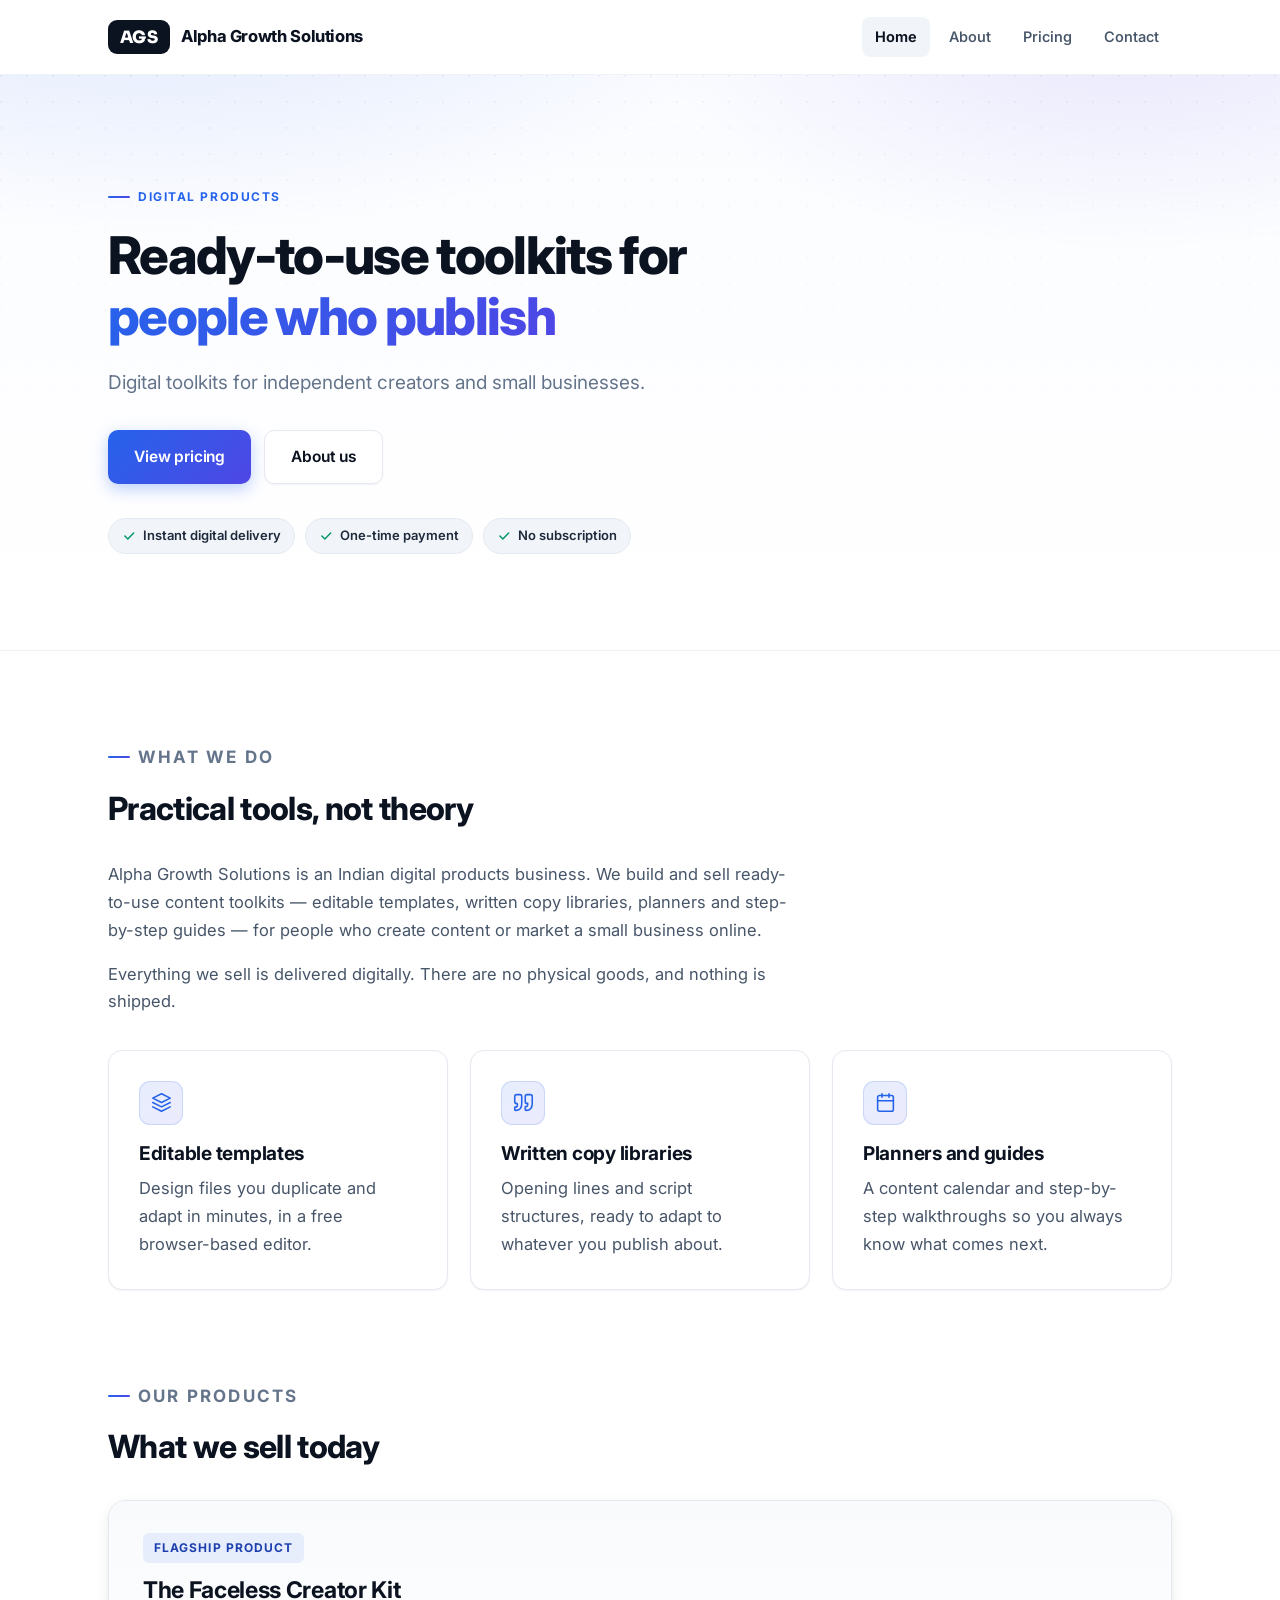
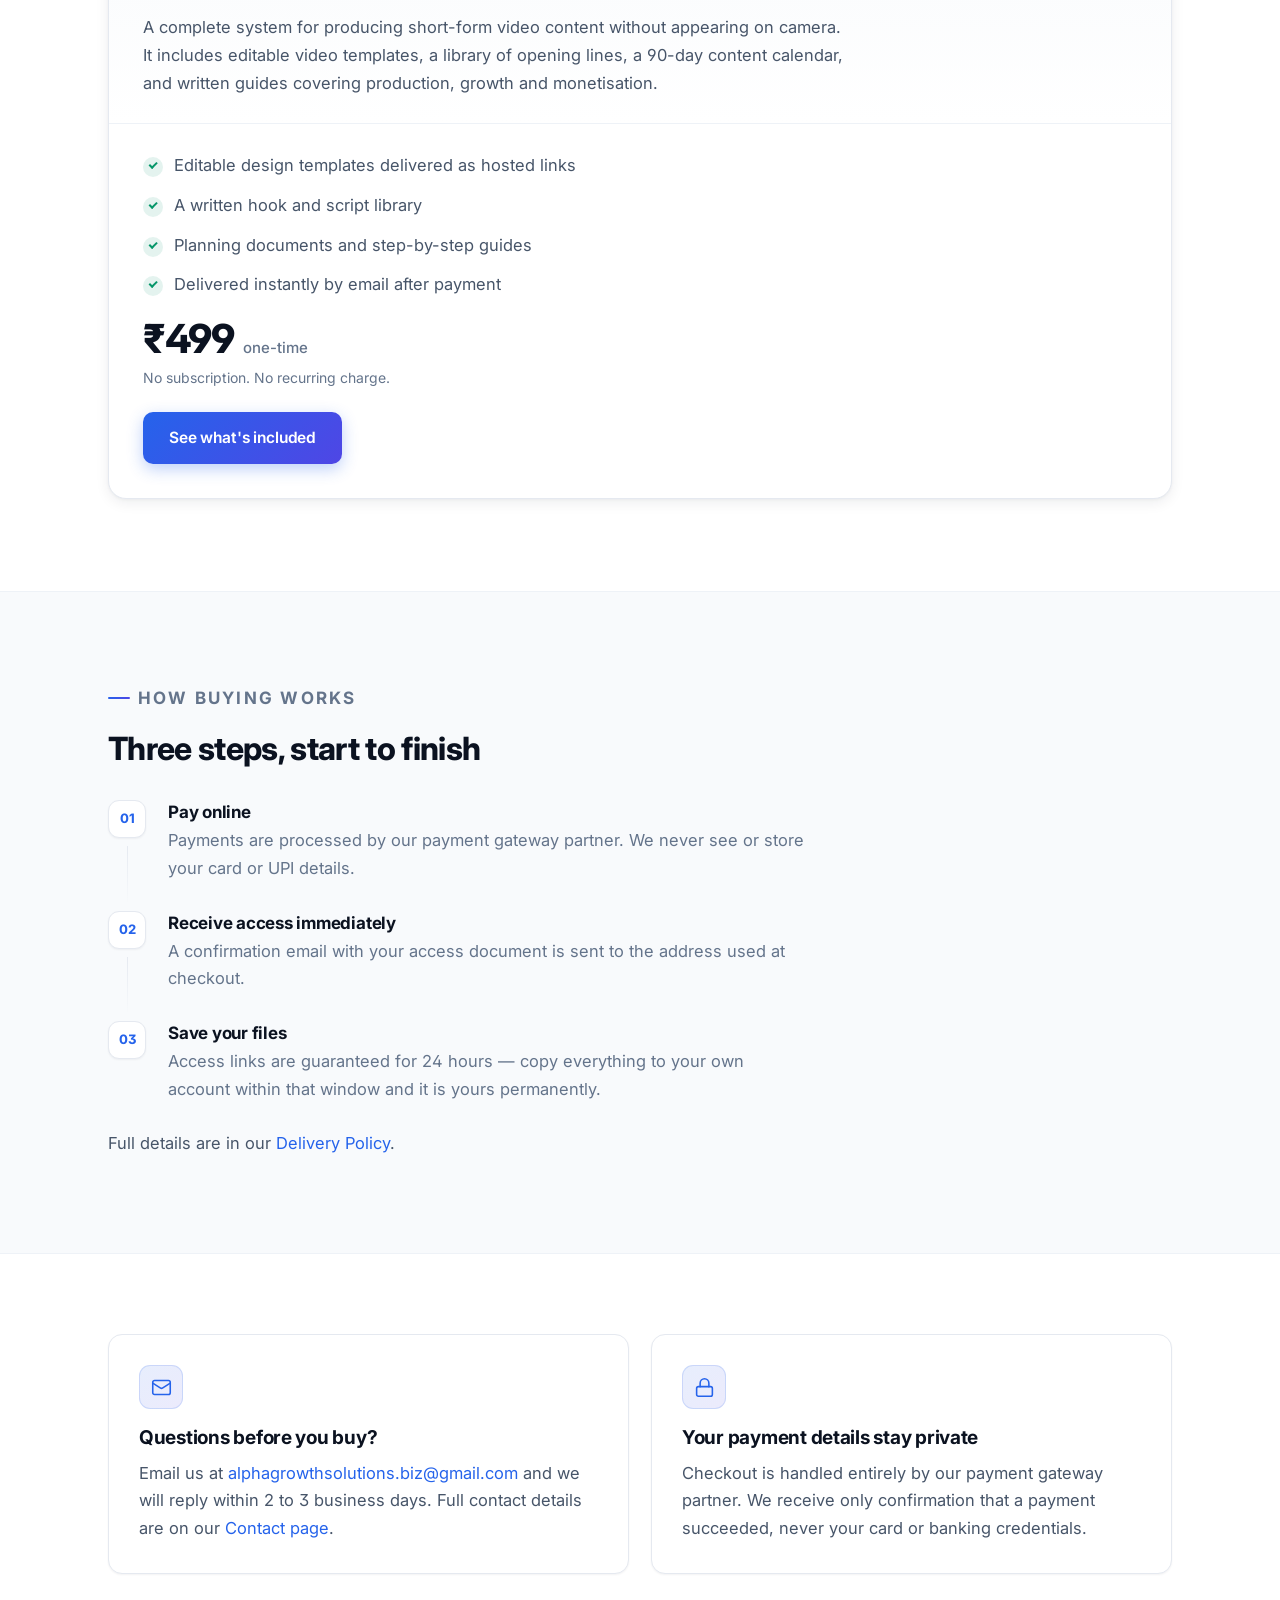
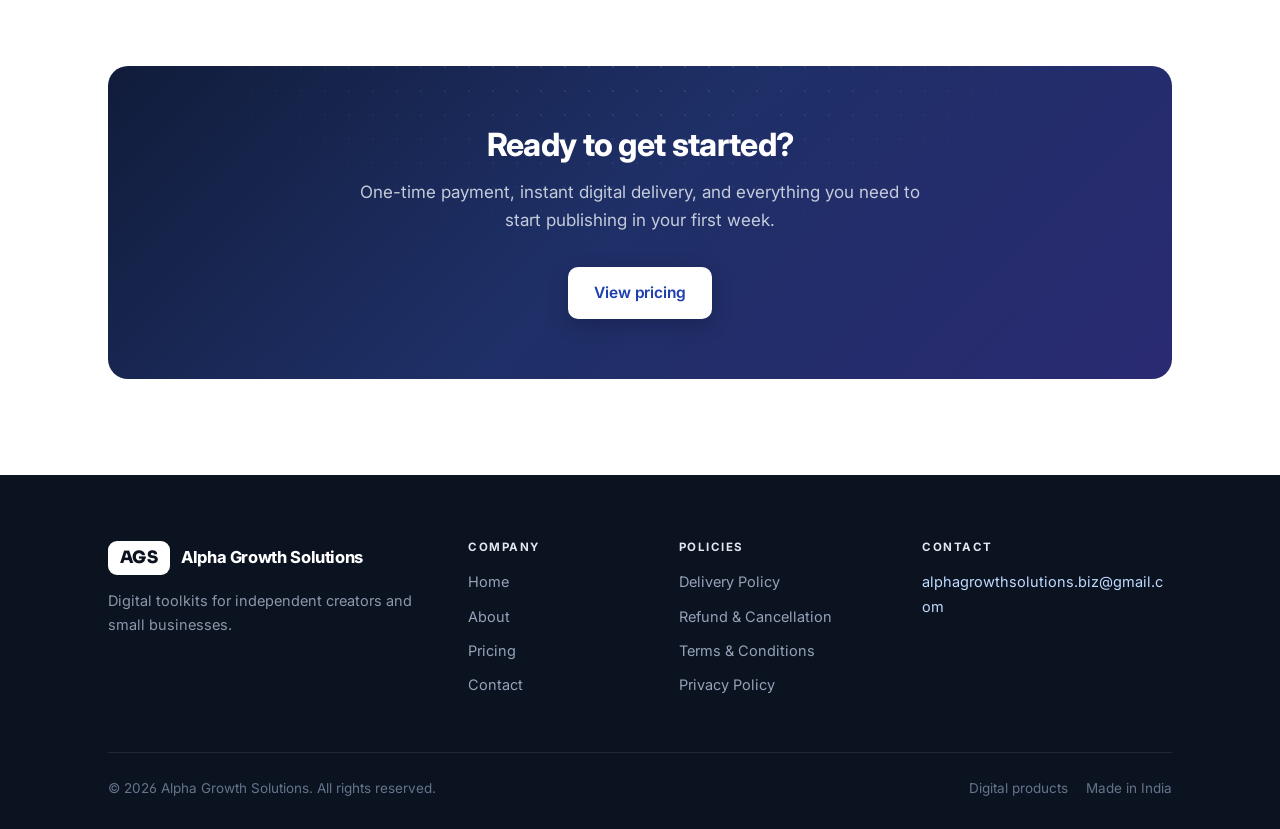
<file: index.html>
<!doctype html>
<html lang="en">
<head>
<meta charset="utf-8">
<meta name="viewport" content="width=device-width, initial-scale=1">
<title>Home &middot; Alpha Growth Solutions</title>
<meta name="description" content="Alpha Growth Solutions builds and sells digital toolkits for independent creators and small businesses in India.">
<meta name="theme-color" content="#2563eb">
<link rel="icon" type="image/svg+xml" href="assets/favicon.svg">
<link rel="alternate icon" type="image/png" href="assets/favicon-180.png">
<link rel="apple-touch-icon" href="assets/favicon-180.png">
<link rel="preconnect" href="https://fonts.googleapis.com">
<link rel="preconnect" href="https://fonts.gstatic.com" crossorigin>
<link rel="stylesheet" href="https://fonts.googleapis.com/css2?family=Inter:wght@400;500;600;700;800&family=Sora:wght@700;800&display=swap">
<link rel="stylesheet" href="assets/styles.css?v=efefa98d">
</head>
<body>
<header class="site-header">
  <div class="wrap header-inner">
    <a class="brand" href="index.html">
      <span class="ags-badge">AGS</span>
      <span class="brand-name">Alpha Growth Solutions</span>
    </a>
    <nav class="nav"><a href="index.html" class="active">Home</a>
        <a href="about.html">About</a>
        <a href="pricing.html">Pricing</a>
        <a href="contact.html">Contact</a></nav>
  </div>
</header>

<section class="hero hero-lg">
  <div class="wrap">
    <p class="eyebrow">Digital Products</p>
    <h1>Ready-to-use toolkits for <span class="gradient-text">people who publish</span></h1>
    <p class="hero-sub">Digital toolkits for independent creators and small businesses.</p>
    <div class="btn-row">
      <a class="btn" href="pricing.html">View pricing</a>
      <a class="btn btn-ghost" href="about.html">About us</a>
    </div>
    <div class="hero-badges">
      <span class="pill"><svg viewBox="0 0 24 24" fill="none" stroke="currentColor" stroke-width="2.6" stroke-linecap="round" stroke-linejoin="round"><path d="m5 12 5 5L20 7"/></svg> Instant digital delivery</span>
      <span class="pill"><svg viewBox="0 0 24 24" fill="none" stroke="currentColor" stroke-width="2.6" stroke-linecap="round" stroke-linejoin="round"><path d="m5 12 5 5L20 7"/></svg> One-time payment</span>
      <span class="pill"><svg viewBox="0 0 24 24" fill="none" stroke="currentColor" stroke-width="2.6" stroke-linecap="round" stroke-linejoin="round"><path d="m5 12 5 5L20 7"/></svg> No subscription</span>
    </div>
  </div>
</section>

<main class="wrap">
  <section class="band">
    <div class="band-head">
      <p class="eyebrow">What we do</p>
      <h2>Practical tools, not theory</h2>
    </div>
    <p>Alpha Growth Solutions is an Indian digital products business. We build and sell ready-to-use content
       toolkits &mdash; editable templates, written copy libraries, planners and step-by-step guides
       &mdash; for people who create content or market a small business online.</p>
    <p>Everything we sell is delivered digitally. There are no physical goods, and nothing is
       shipped.</p>

    <div class="grid grid-3" style="margin-top:34px">
      <div class="card">
        <div class="icon-tile"><svg viewBox="0 0 24 24" fill="none" stroke="currentColor" stroke-width="1.8" stroke-linecap="round" stroke-linejoin="round"><path d="M12 2 2 7l10 5 10-5-10-5Z"/><path d="m2 17 10 5 10-5"/><path d="m2 12 10 5 10-5"/></svg></div>
        <h3>Editable templates</h3>
        <p>Design files you duplicate and adapt in minutes, in a free browser-based editor.</p>
      </div>
      <div class="card">
        <div class="icon-tile"><svg viewBox="0 0 24 24" fill="none" stroke="currentColor" stroke-width="1.8" stroke-linecap="round" stroke-linejoin="round"><path d="M3 21c3 0 7-1 7-8V5c0-1.25-.757-2-2-2H4c-1.25 0-2 .75-2 2v6c0 1.25.75 2 2 2 1 0 1 0 1 1v1c0 1-1 2-2 2s-1 .008-1 1.031V20c0 1 0 1 1 1Z"/><path d="M15 21c3 0 7-1 7-8V5c0-1.25-.757-2-2-2h-4c-1.25 0-2 .75-2 2v6c0 1.25.75 2 2 2h.75c0 2.25.25 4-2.75 4v3c0 1 0 1 1 1Z"/></svg></div>
        <h3>Written copy libraries</h3>
        <p>Opening lines and script structures, ready to adapt to whatever you publish about.</p>
      </div>
      <div class="card">
        <div class="icon-tile"><svg viewBox="0 0 24 24" fill="none" stroke="currentColor" stroke-width="1.8" stroke-linecap="round" stroke-linejoin="round"><rect width="18" height="18" x="3" y="4" rx="2"/><path d="M3 10h18M8 2v4M16 2v4"/></svg></div>
        <h3>Planners and guides</h3>
        <p>A content calendar and step-by-step walkthroughs so you always know what comes next.</p>
      </div>
    </div>
  </section>

  <section class="band">
    <div class="band-head">
      <p class="eyebrow">Our products</p>
      <h2>What we sell today</h2>
    </div>
    <div class="product-card">
      <div class="pc-head">
        <span class="tagline-badge">Flagship product</span>
        <h3 style="font-size:23px">The Faceless Creator Kit</h3>
        <p style="margin:10px 0 0">A complete system for producing short-form video content without
           appearing on camera. It includes editable video templates, a library of opening lines, a
           90-day content calendar, and written guides covering production, growth and
           monetisation.</p>
      </div>
      <div class="pc-body">
        <ul class="check">
          <li>Editable design templates delivered as hosted links</li>
          <li>A written hook and script library</li>
          <li>Planning documents and step-by-step guides</li>
          <li>Delivered instantly by email after payment</li>
        </ul>
        <div class="price"><span class="amt">&#8377;499</span> <span class="per">one-time</span></div>
        <p class="price-note">No subscription. No recurring charge.</p>
        <a class="btn" href="pricing.html">See what's included</a>
      </div>
    </div>
  </section>
</main>

<section class="section-alt">
  <div class="wrap">
    <div class="band-head">
      <p class="eyebrow">How buying works</p>
      <h2>Three steps, start to finish</h2>
    </div>
    <ol class="steps">
      <li>
        <h3>Pay online</h3>
        <p>Payments are processed by our payment gateway partner. We never see or store your card
           or UPI details.</p>
      </li>
      <li>
        <h3>Receive access immediately</h3>
        <p>A confirmation email with your access document is sent to the address used at
           checkout.</p>
      </li>
      <li>
        <h3>Save your files</h3>
        <p>Access links are guaranteed for 24 hours &mdash; copy everything to your own account
           within that window and it is yours permanently.</p>
      </li>
    </ol>
    <p style="margin-top:26px">Full details are in our <a href="delivery.html">Delivery Policy</a>.</p>
  </div>
</section>

<main class="wrap" style="padding-top:0">
  <section class="band">
    <div class="grid grid-2">
      <div class="card">
        <div class="icon-tile"><svg viewBox="0 0 24 24" fill="none" stroke="currentColor" stroke-width="1.8" stroke-linecap="round" stroke-linejoin="round"><rect width="20" height="16" x="2" y="4" rx="2"/><path d="m22 7-8.97 5.7a1.94 1.94 0 0 1-2.06 0L2 7"/></svg></div>
        <h3>Questions before you buy?</h3>
        <p>Email us at <a href="mailto:alphagrowthsolutions.biz@gmail.com">alphagrowthsolutions.biz@gmail.com</a> and we will reply
           within 2 to 3 business days. Full contact details are on our
           <a href="contact.html">Contact page</a>.</p>
      </div>
      <div class="card">
        <div class="icon-tile"><svg viewBox="0 0 24 24" fill="none" stroke="currentColor" stroke-width="1.8" stroke-linecap="round" stroke-linejoin="round"><rect width="18" height="11" x="3" y="11" rx="2"/><path d="M7 11V7a5 5 0 0 1 10 0v4"/></svg></div>
        <h3>Your payment details stay private</h3>
        <p>Checkout is handled entirely by our payment gateway partner. We receive only
           confirmation that a payment succeeded, never your card or banking credentials.</p>
      </div>
    </div>
  </section>
</main>

<div class="wrap">
  <section class="cta">
    <h2>Ready to get started?</h2>
    <p>One-time payment, instant digital delivery, and everything you need to start
       publishing in your first week.</p>
    <div class="btn-row">
      <a class="btn btn-light" href="pricing.html">View pricing</a>
    </div>
  </section>
</div>


<footer class="site-footer">
  <div class="wrap">
    <div class="footer-grid">
      <div>
        <div class="footer-brand">
          <span class="ags-badge inv">AGS</span>
          Alpha Growth Solutions
        </div>
        <p class="footer-text">Digital toolkits for independent creators and small businesses.</p>
      </div>
      <div>
        <h4>Company</h4>
        <a href="index.html" class="active">Home</a>
        <a href="about.html">About</a>
        <a href="pricing.html">Pricing</a>
        <a href="contact.html">Contact</a>
      </div>
      <div>
        <h4>Policies</h4>
        <a href="delivery.html">Delivery Policy</a>
        <a href="refunds.html">Refund &amp; Cancellation</a>
        <a href="terms.html">Terms &amp; Conditions</a>
        <a href="privacy.html">Privacy Policy</a>
      </div>
      <div>
        <h4>Contact</h4>
        <p class="footer-text">
          <a href="mailto:alphagrowthsolutions.biz@gmail.com">alphagrowthsolutions.biz@gmail.com</a>
        </p>
      </div>
    </div>
    <div class="footer-bar">
      <span>&copy; 2026 Alpha Growth Solutions. All rights reserved.</span>
      <span class="dot-row">
        <span>Digital products</span>
        <span>Made in India</span>
      </span>
    </div>
  </div>
</footer>
</body>
</html>
</file>
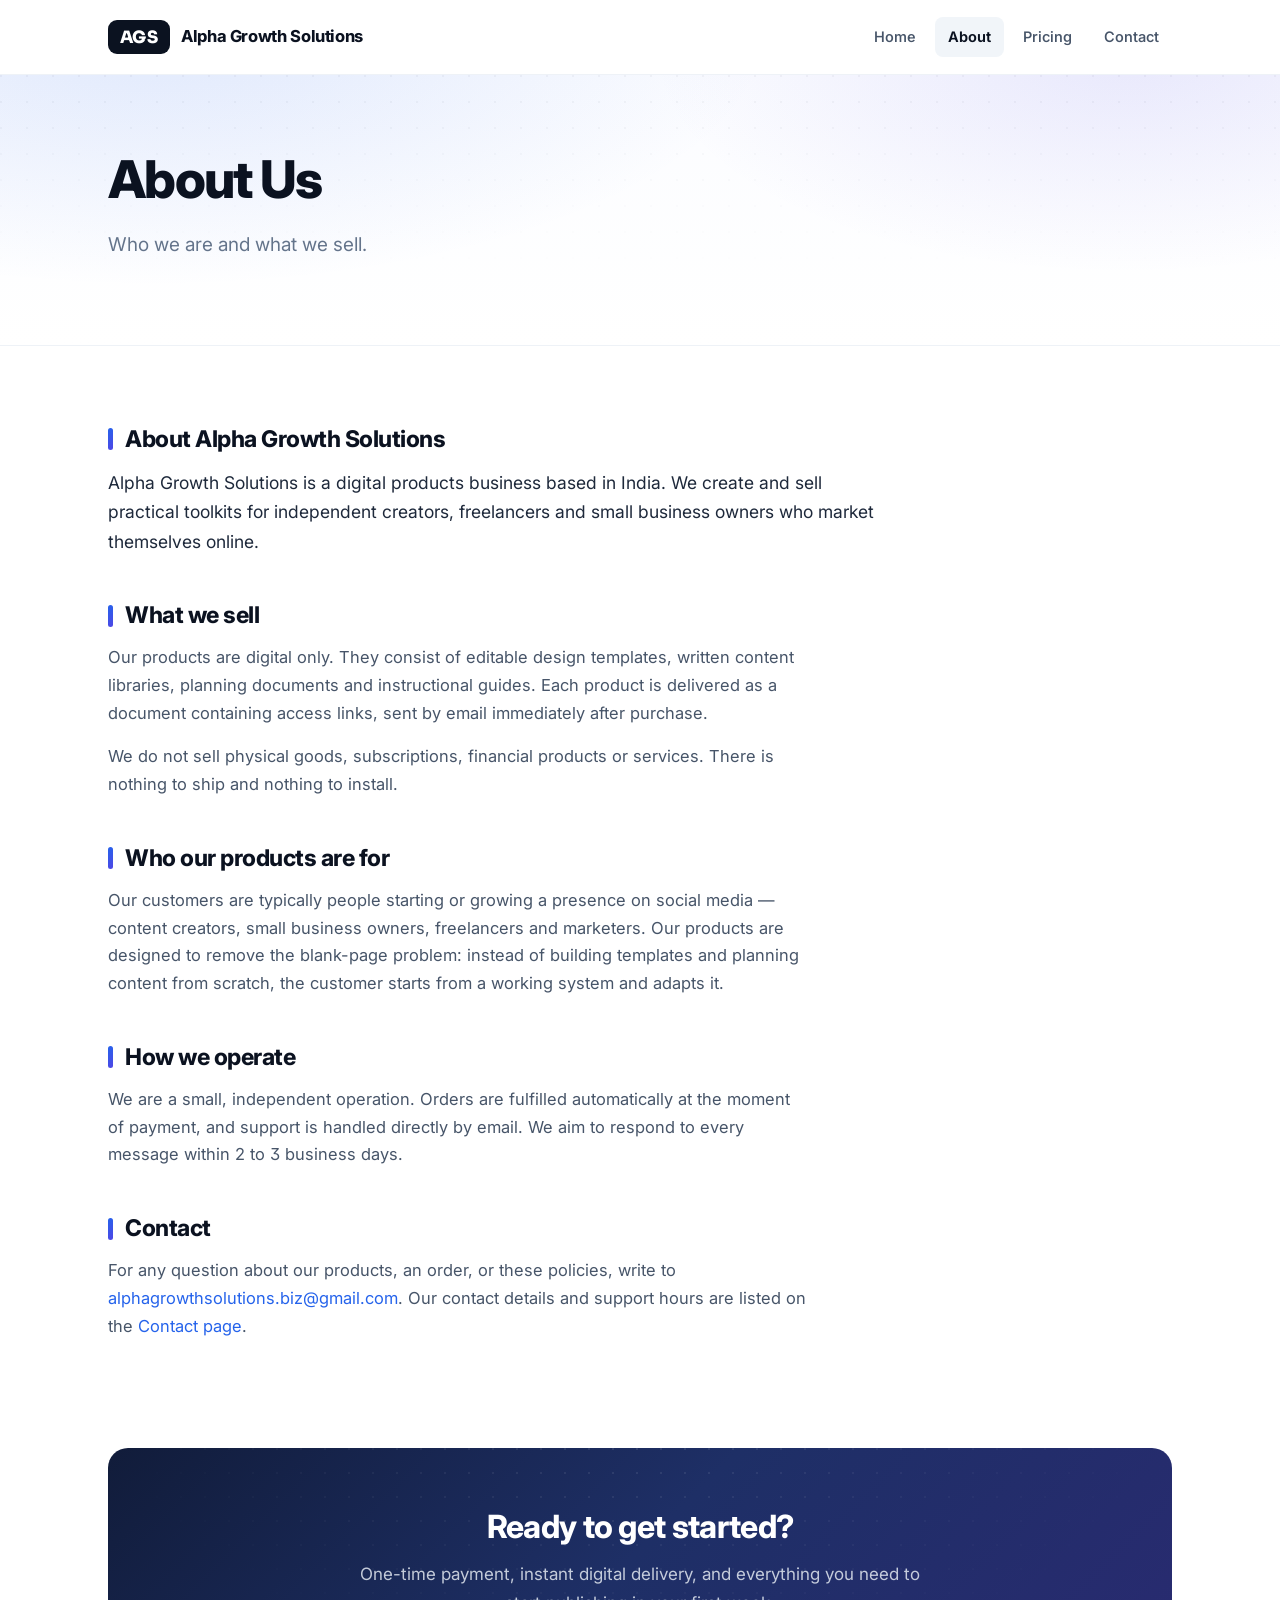
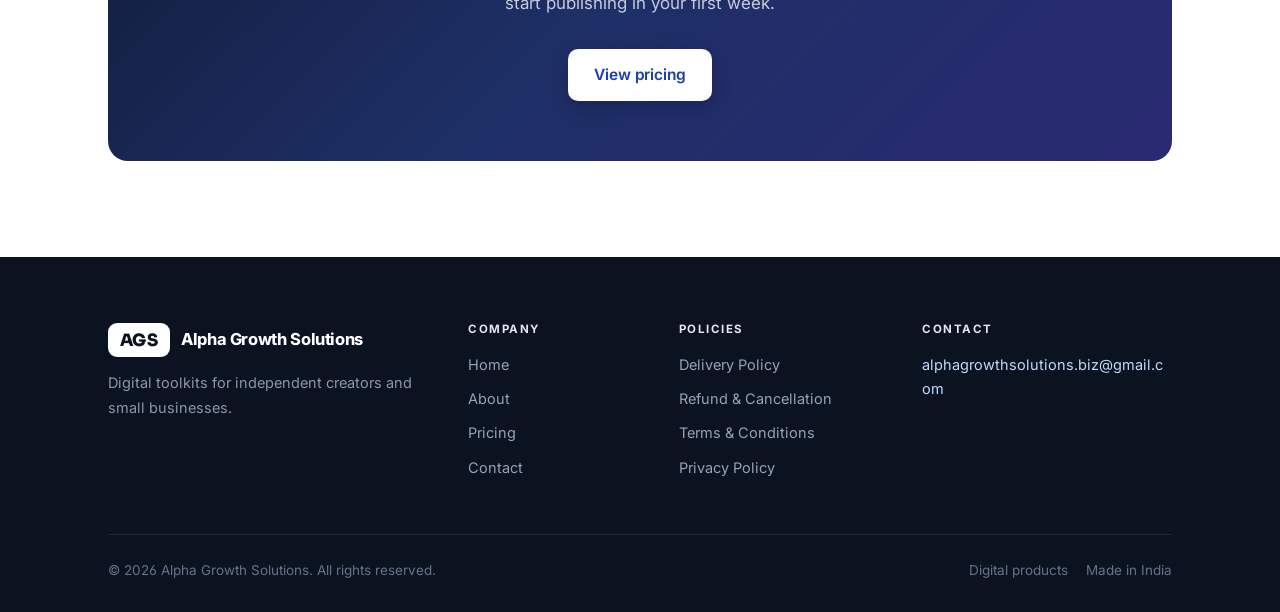
<file: about.html>
<!doctype html>
<html lang="en">
<head>
<meta charset="utf-8">
<meta name="viewport" content="width=device-width, initial-scale=1">
<title>About Us &middot; Alpha Growth Solutions</title>
<meta name="description" content="About Alpha Growth Solutions &mdash; who we are and what we sell.">
<meta name="theme-color" content="#2563eb">
<link rel="icon" type="image/svg+xml" href="assets/favicon.svg">
<link rel="alternate icon" type="image/png" href="assets/favicon-180.png">
<link rel="apple-touch-icon" href="assets/favicon-180.png">
<link rel="preconnect" href="https://fonts.googleapis.com">
<link rel="preconnect" href="https://fonts.gstatic.com" crossorigin>
<link rel="stylesheet" href="https://fonts.googleapis.com/css2?family=Inter:wght@400;500;600;700;800&family=Sora:wght@700;800&display=swap">
<link rel="stylesheet" href="assets/styles.css?v=efefa98d">
</head>
<body>
<header class="site-header">
  <div class="wrap header-inner">
    <a class="brand" href="index.html">
      <span class="ags-badge">AGS</span>
      <span class="brand-name">Alpha Growth Solutions</span>
    </a>
    <nav class="nav"><a href="index.html">Home</a>
        <a href="about.html" class="active">About</a>
        <a href="pricing.html">Pricing</a>
        <a href="contact.html">Contact</a></nav>
  </div>
</header>

<section class="hero">
  <div class="wrap">
    <h1>About Us</h1>
    <p class="hero-sub">Who we are and what we sell.</p>
  </div>
</section>
<main class="wrap">
<div class="prose">
<h2>About Alpha Growth Solutions</h2>
<p>Alpha Growth Solutions is a digital products business based in India. We create and sell practical toolkits
   for independent creators, freelancers and small business owners who market themselves online.</p>

<h2>What we sell</h2>
<p>Our products are digital only. They consist of editable design templates, written content
   libraries, planning documents and instructional guides. Each product is delivered as a document
   containing access links, sent by email immediately after purchase.</p>
<p>We do not sell physical goods, subscriptions, financial products or services. There is nothing to
   ship and nothing to install.</p>

<h2>Who our products are for</h2>
<p>Our customers are typically people starting or growing a presence on social media &mdash; content
   creators, small business owners, freelancers and marketers. Our products are designed to remove
   the blank-page problem: instead of building templates and planning content from scratch, the
   customer starts from a working system and adapts it.</p>

<h2>How we operate</h2>
<p>We are a small, independent operation. Orders are fulfilled automatically at the moment of
   payment, and support is handled directly by email. We aim to respond to every message
   within 2 to 3 business days.</p>

<h2>Contact</h2>
<p>For any question about our products, an order, or these policies, write to
   <a href="mailto:alphagrowthsolutions.biz@gmail.com">alphagrowthsolutions.biz@gmail.com</a>. Our contact details and support hours are listed
   on the <a href="contact.html">Contact page</a>.</p>
</div>
</main>

<div class="wrap">
  <section class="cta">
    <h2>Ready to get started?</h2>
    <p>One-time payment, instant digital delivery, and everything you need to start
       publishing in your first week.</p>
    <div class="btn-row">
      <a class="btn btn-light" href="pricing.html">View pricing</a>
    </div>
  </section>
</div>


<footer class="site-footer">
  <div class="wrap">
    <div class="footer-grid">
      <div>
        <div class="footer-brand">
          <span class="ags-badge inv">AGS</span>
          Alpha Growth Solutions
        </div>
        <p class="footer-text">Digital toolkits for independent creators and small businesses.</p>
      </div>
      <div>
        <h4>Company</h4>
        <a href="index.html">Home</a>
        <a href="about.html" class="active">About</a>
        <a href="pricing.html">Pricing</a>
        <a href="contact.html">Contact</a>
      </div>
      <div>
        <h4>Policies</h4>
        <a href="delivery.html">Delivery Policy</a>
        <a href="refunds.html">Refund &amp; Cancellation</a>
        <a href="terms.html">Terms &amp; Conditions</a>
        <a href="privacy.html">Privacy Policy</a>
      </div>
      <div>
        <h4>Contact</h4>
        <p class="footer-text">
          <a href="mailto:alphagrowthsolutions.biz@gmail.com">alphagrowthsolutions.biz@gmail.com</a>
        </p>
      </div>
    </div>
    <div class="footer-bar">
      <span>&copy; 2026 Alpha Growth Solutions. All rights reserved.</span>
      <span class="dot-row">
        <span>Digital products</span>
        <span>Made in India</span>
      </span>
    </div>
  </div>
</footer>
</body>
</html>
</file>
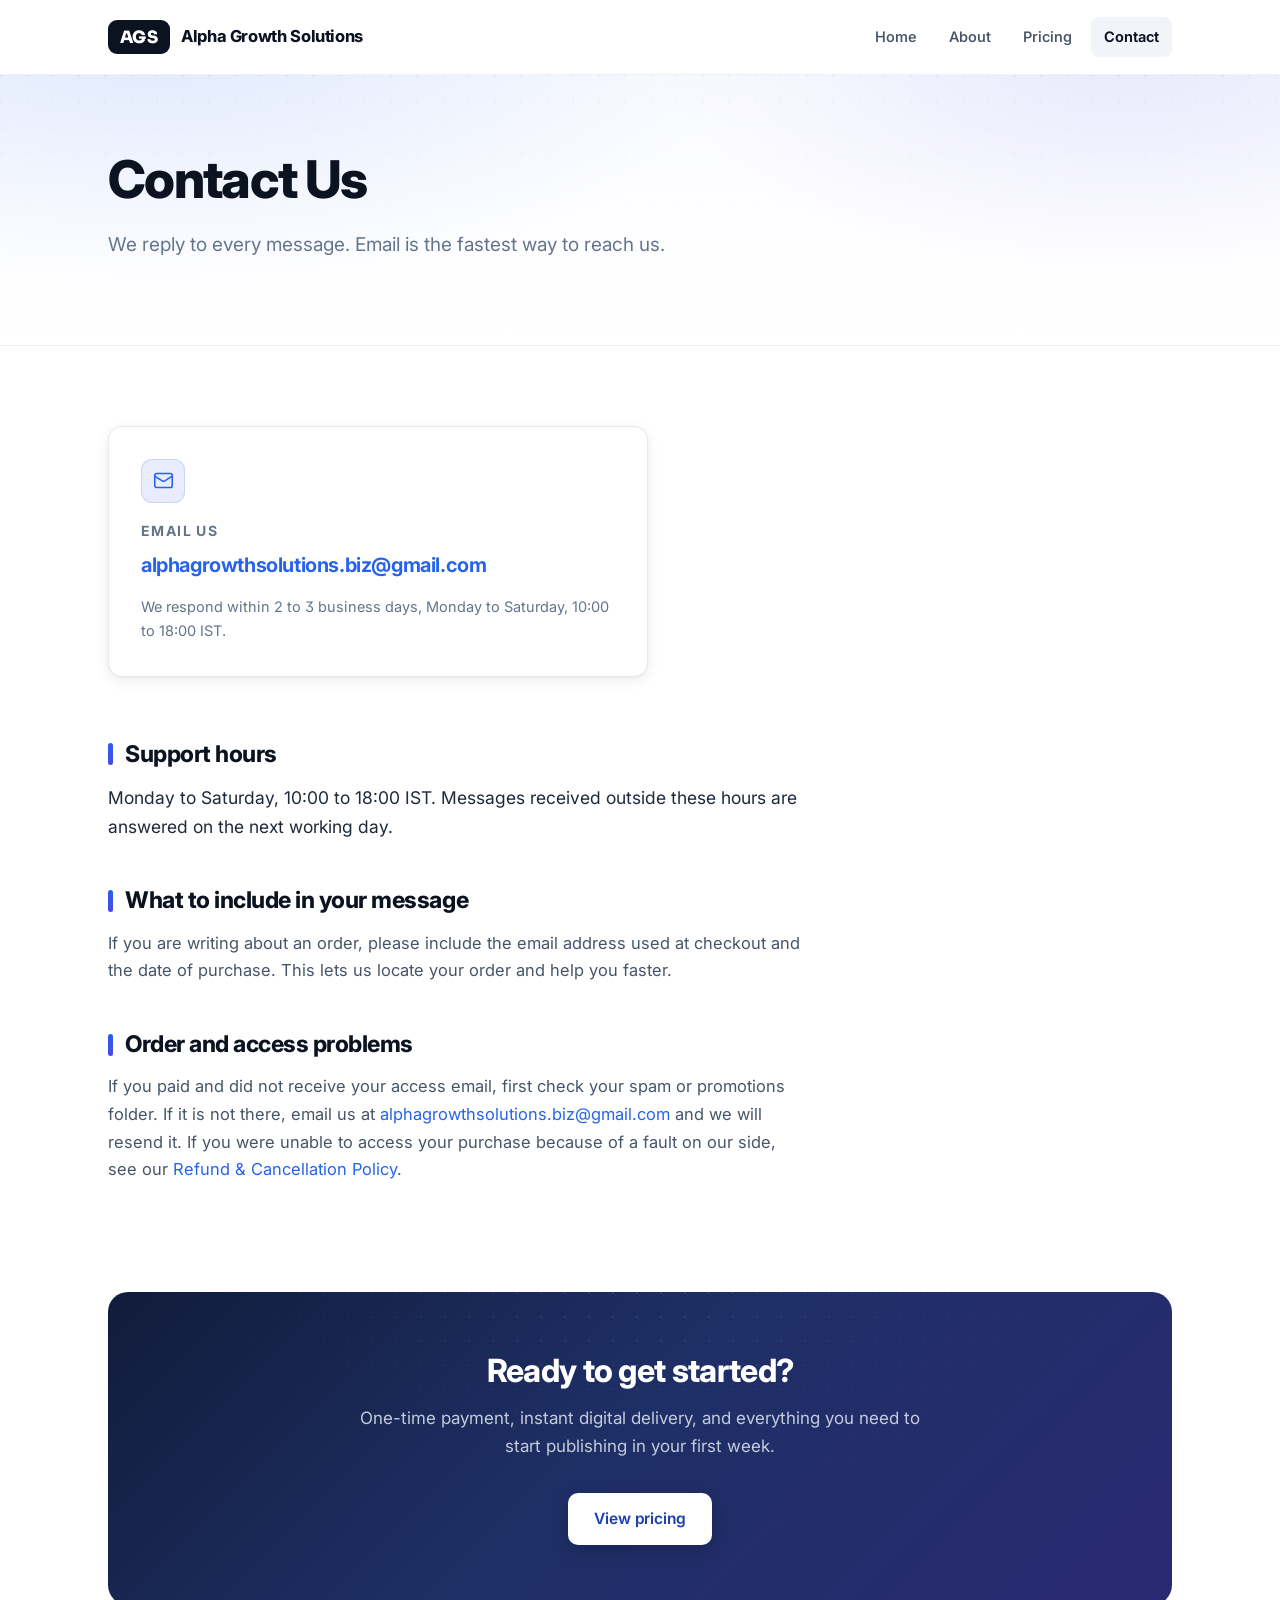
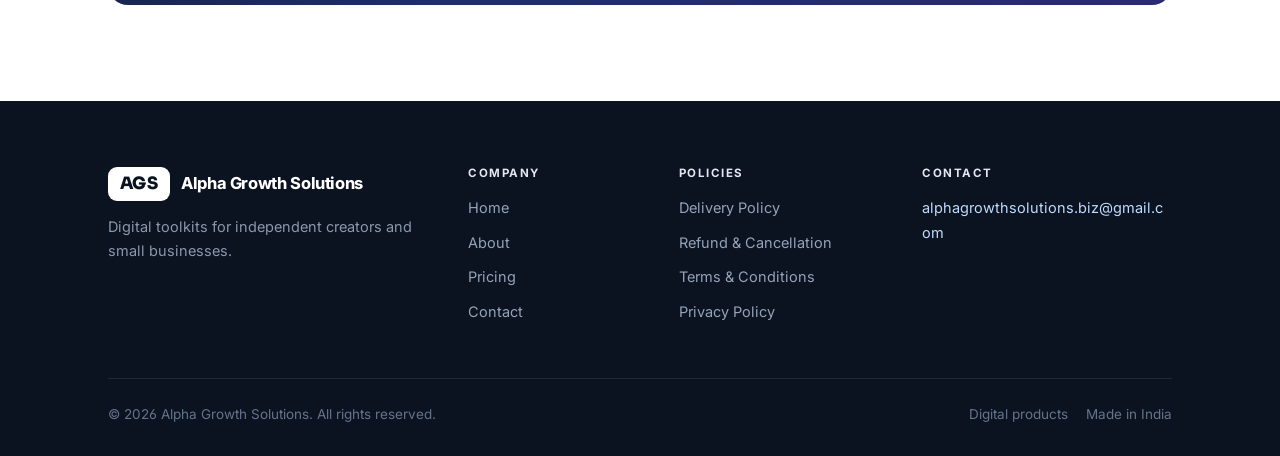
<file: contact.html>
<!doctype html>
<html lang="en">
<head>
<meta charset="utf-8">
<meta name="viewport" content="width=device-width, initial-scale=1">
<title>Contact Us &middot; Alpha Growth Solutions</title>
<meta name="description" content="Contact Alpha Growth Solutions &mdash; email, address and support hours.">
<meta name="theme-color" content="#2563eb">
<link rel="icon" type="image/svg+xml" href="assets/favicon.svg">
<link rel="alternate icon" type="image/png" href="assets/favicon-180.png">
<link rel="apple-touch-icon" href="assets/favicon-180.png">
<link rel="preconnect" href="https://fonts.googleapis.com">
<link rel="preconnect" href="https://fonts.gstatic.com" crossorigin>
<link rel="stylesheet" href="https://fonts.googleapis.com/css2?family=Inter:wght@400;500;600;700;800&family=Sora:wght@700;800&display=swap">
<link rel="stylesheet" href="assets/styles.css?v=efefa98d">
</head>
<body>
<header class="site-header">
  <div class="wrap header-inner">
    <a class="brand" href="index.html">
      <span class="ags-badge">AGS</span>
      <span class="brand-name">Alpha Growth Solutions</span>
    </a>
    <nav class="nav"><a href="index.html">Home</a>
        <a href="about.html">About</a>
        <a href="pricing.html">Pricing</a>
        <a href="contact.html" class="active">Contact</a></nav>
  </div>
</header>

<section class="hero">
  <div class="wrap">
    <h1>Contact Us</h1>
    <p class="hero-sub">We reply to every message. Email is the fastest way to reach us.</p>
  </div>
</section>
<main class="wrap">
<div class="contact-card">
  <div class="icon-tile"><svg viewBox="0 0 24 24" fill="none" stroke="currentColor" stroke-width="1.8" stroke-linecap="round" stroke-linejoin="round"><rect width="20" height="16" x="2" y="4" rx="2"/><path d="m22 7-8.97 5.7a1.94 1.94 0 0 1-2.06 0L2 7"/></svg></div>
  <h3>Email us</h3>
  <p class="contact-email"><a href="mailto:alphagrowthsolutions.biz@gmail.com">alphagrowthsolutions.biz@gmail.com</a></p>
  <p class="small">We respond within 2 to 3 business days, Monday to Saturday, 10:00 to 18:00 IST.</p>
</div>

<div class="prose">
<h2>Support hours</h2>
<p>Monday to Saturday, 10:00 to 18:00 IST. Messages received outside these hours are answered on the next working day.</p>

<h2>What to include in your message</h2>
<p>If you are writing about an order, please include the email address used at checkout and the
   date of purchase. This lets us locate your order and help you faster.</p>

<h2>Order and access problems</h2>
<p>If you paid and did not receive your access email, first check your spam or promotions folder.
   If it is not there, email us at <a href="mailto:alphagrowthsolutions.biz@gmail.com">alphagrowthsolutions.biz@gmail.com</a> and we will resend
   it. If you were unable to access your purchase because of a fault on our side, see our
   <a href="refunds.html">Refund &amp; Cancellation Policy</a>.</p>
</div>
</main>

<div class="wrap">
  <section class="cta">
    <h2>Ready to get started?</h2>
    <p>One-time payment, instant digital delivery, and everything you need to start
       publishing in your first week.</p>
    <div class="btn-row">
      <a class="btn btn-light" href="pricing.html">View pricing</a>
    </div>
  </section>
</div>


<footer class="site-footer">
  <div class="wrap">
    <div class="footer-grid">
      <div>
        <div class="footer-brand">
          <span class="ags-badge inv">AGS</span>
          Alpha Growth Solutions
        </div>
        <p class="footer-text">Digital toolkits for independent creators and small businesses.</p>
      </div>
      <div>
        <h4>Company</h4>
        <a href="index.html">Home</a>
        <a href="about.html">About</a>
        <a href="pricing.html">Pricing</a>
        <a href="contact.html" class="active">Contact</a>
      </div>
      <div>
        <h4>Policies</h4>
        <a href="delivery.html">Delivery Policy</a>
        <a href="refunds.html">Refund &amp; Cancellation</a>
        <a href="terms.html">Terms &amp; Conditions</a>
        <a href="privacy.html">Privacy Policy</a>
      </div>
      <div>
        <h4>Contact</h4>
        <p class="footer-text">
          <a href="mailto:alphagrowthsolutions.biz@gmail.com">alphagrowthsolutions.biz@gmail.com</a>
        </p>
      </div>
    </div>
    <div class="footer-bar">
      <span>&copy; 2026 Alpha Growth Solutions. All rights reserved.</span>
      <span class="dot-row">
        <span>Digital products</span>
        <span>Made in India</span>
      </span>
    </div>
  </div>
</footer>
</body>
</html>
</file>
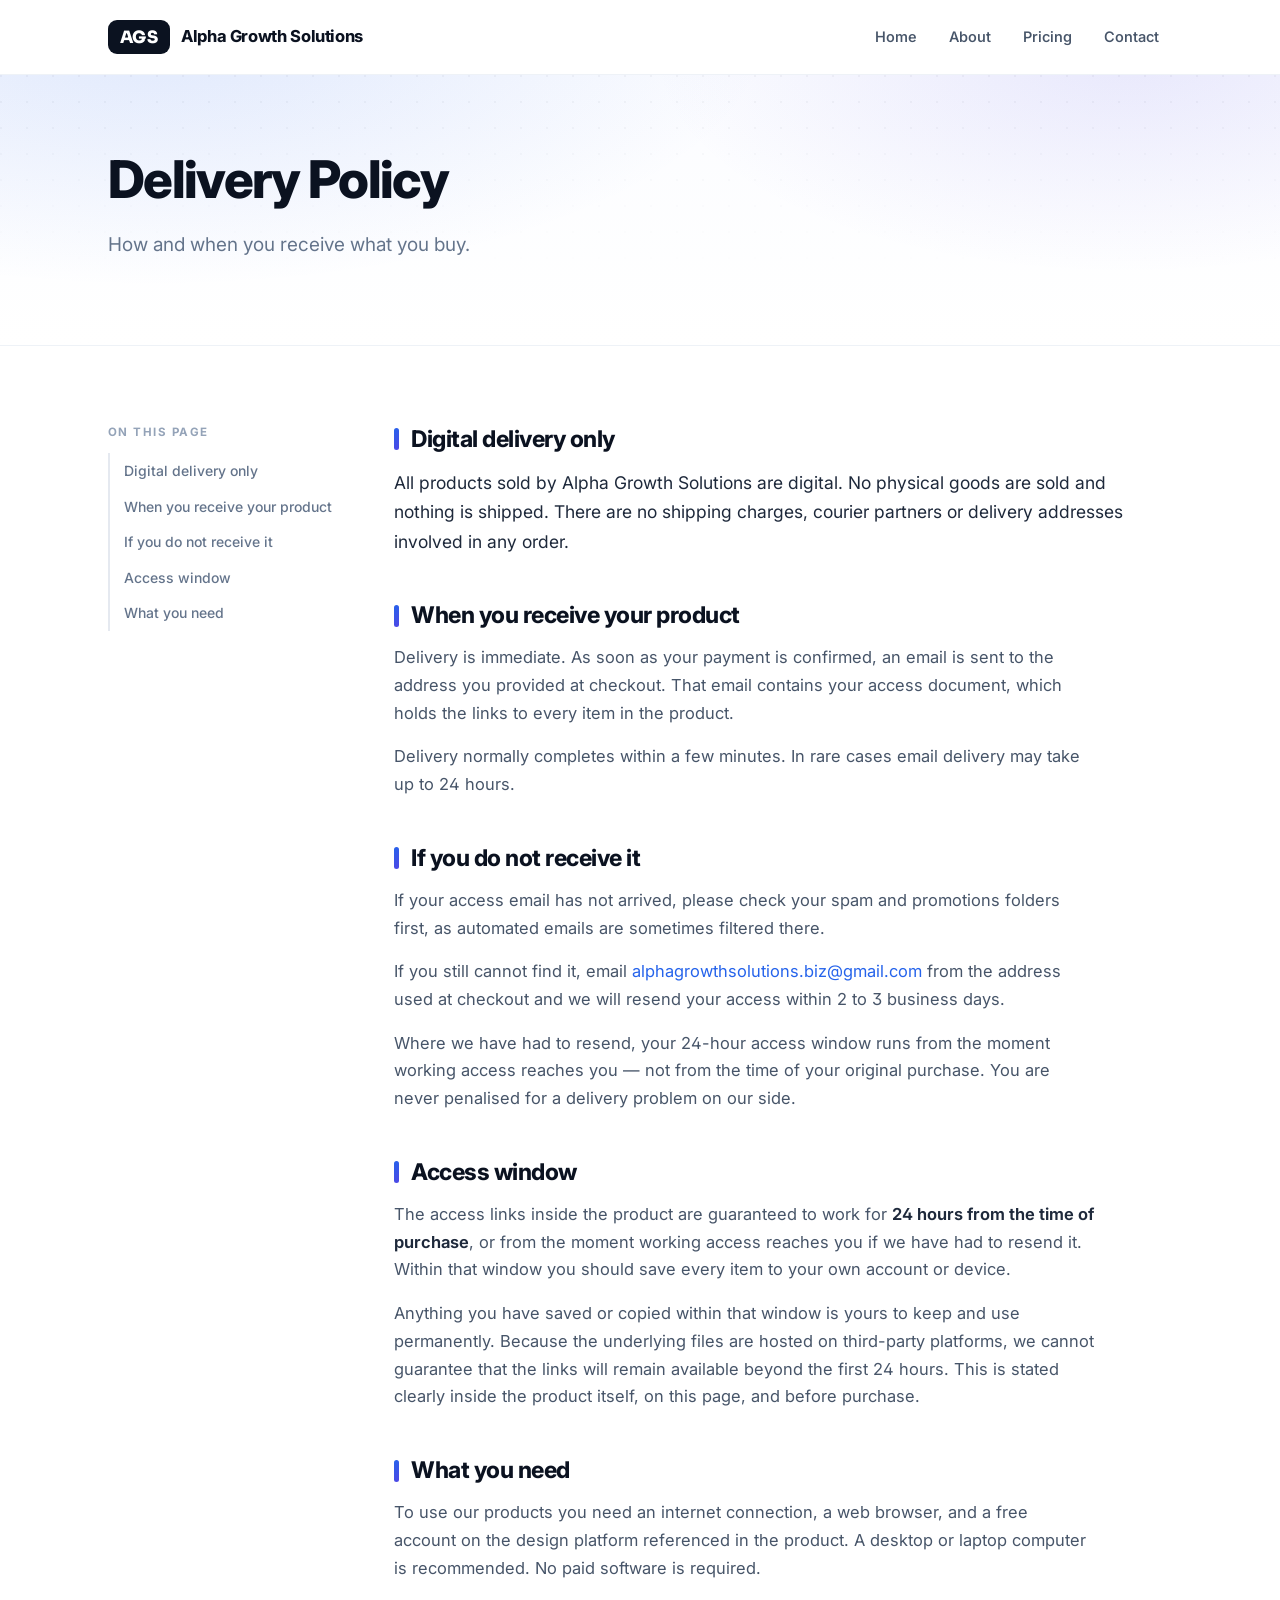
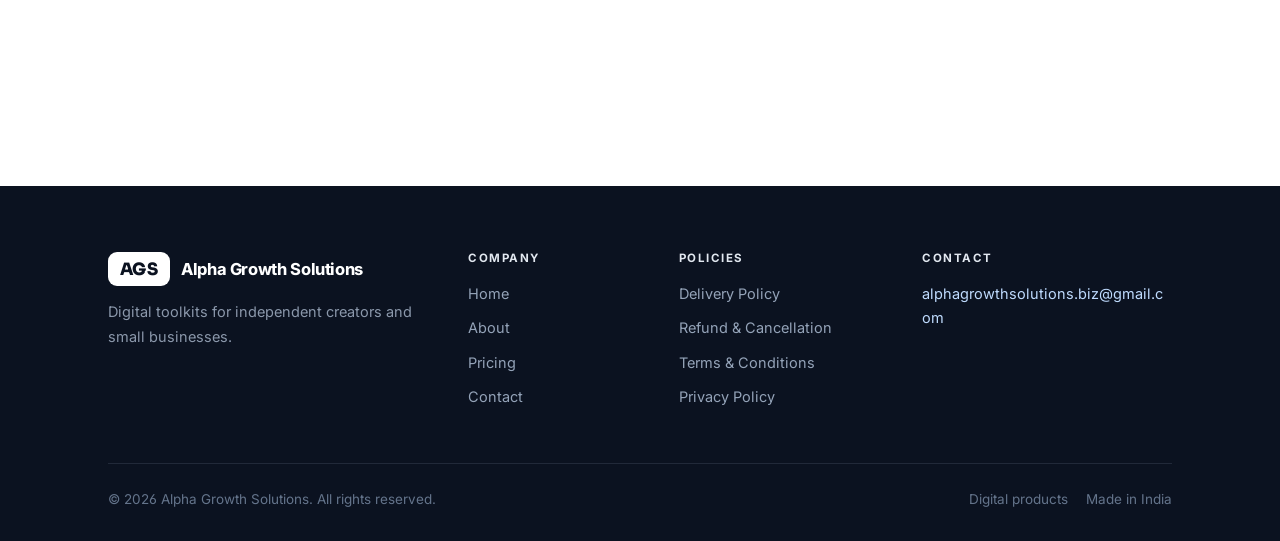
<file: delivery.html>
<!doctype html>
<html lang="en">
<head>
<meta charset="utf-8">
<meta name="viewport" content="width=device-width, initial-scale=1">
<title>Delivery Policy &middot; Alpha Growth Solutions</title>
<meta name="description" content="How Alpha Growth Solutions delivers digital products.">
<meta name="theme-color" content="#2563eb">
<link rel="icon" type="image/svg+xml" href="assets/favicon.svg">
<link rel="alternate icon" type="image/png" href="assets/favicon-180.png">
<link rel="apple-touch-icon" href="assets/favicon-180.png">
<link rel="preconnect" href="https://fonts.googleapis.com">
<link rel="preconnect" href="https://fonts.gstatic.com" crossorigin>
<link rel="stylesheet" href="https://fonts.googleapis.com/css2?family=Inter:wght@400;500;600;700;800&family=Sora:wght@700;800&display=swap">
<link rel="stylesheet" href="assets/styles.css?v=efefa98d">
</head>
<body>
<header class="site-header">
  <div class="wrap header-inner">
    <a class="brand" href="index.html">
      <span class="ags-badge">AGS</span>
      <span class="brand-name">Alpha Growth Solutions</span>
    </a>
    <nav class="nav"><a href="index.html">Home</a>
        <a href="about.html">About</a>
        <a href="pricing.html">Pricing</a>
        <a href="contact.html">Contact</a></nav>
  </div>
</header>

<section class="hero">
  <div class="wrap">
    <h1>Delivery Policy</h1>
    <p class="hero-sub">How and when you receive what you buy.</p>
  </div>
</section>
<main class="wrap">
  <div class="prose-layout">
    <aside class="toc">
      <h4>On this page</h4>
      <a href="#digital-delivery-only">Digital delivery only</a>
<a href="#when-you-receive-your-product">When you receive your product</a>
<a href="#if-you-do-not-receive-it">If you do not receive it</a>
<a href="#access-window">Access window</a>
<a href="#what-you-need">What you need</a>
    </aside>
    <div class="prose">
<h2 id="digital-delivery-only">Digital delivery only</h2>
<p>All products sold by Alpha Growth Solutions are digital. No physical goods
       are sold and nothing is shipped. There are no shipping charges, courier partners or delivery
       addresses involved in any order.</p>
<h2 id="when-you-receive-your-product">When you receive your product</h2>
<p>Delivery is immediate. As soon as your payment is
       confirmed, an email is sent to the address you provided at checkout. That email contains your
       access document, which holds the links to every item in the product.</p>
       <p>Delivery normally completes within a few minutes. In rare cases email delivery may take up
       to 24 hours.</p>
<h2 id="if-you-do-not-receive-it">If you do not receive it</h2>
<p>If your access email has not arrived, please check your spam
       and promotions folders first, as automated emails are sometimes filtered there.</p>
       <p>If you still cannot find it, email <a href="mailto:alphagrowthsolutions.biz@gmail.com">alphagrowthsolutions.biz@gmail.com</a> from the
       address used at checkout and we will resend your access within 2 to 3 business days.</p>
       <p>Where we have had to resend, your 24-hour access window runs from the moment working
       access reaches you &mdash; not from the time of your original purchase. You are never
       penalised for a delivery problem on our side.</p>
<h2 id="access-window">Access window</h2>
<p>The access links inside the product are guaranteed to work for
       <strong>24 hours from the time of purchase</strong>, or from the moment working access
       reaches you if we have had to resend it. Within that window you should save every item to
       your own account or device.</p>
       <p>Anything you have saved or copied within that window is yours to keep and use permanently.
       Because the underlying files are hosted on third-party platforms, we cannot guarantee that the
       links will remain available beyond the first 24 hours. This is stated clearly inside the
       product itself, on this page, and before purchase.</p>
<h2 id="what-you-need">What you need</h2>
<p>To use our products you need an internet connection, a web browser, and
       a free account on the design platform referenced in the product. A desktop or laptop computer
       is recommended. No paid software is required.</p>
    </div>
  </div>
</main>


<footer class="site-footer">
  <div class="wrap">
    <div class="footer-grid">
      <div>
        <div class="footer-brand">
          <span class="ags-badge inv">AGS</span>
          Alpha Growth Solutions
        </div>
        <p class="footer-text">Digital toolkits for independent creators and small businesses.</p>
      </div>
      <div>
        <h4>Company</h4>
        <a href="index.html">Home</a>
        <a href="about.html">About</a>
        <a href="pricing.html">Pricing</a>
        <a href="contact.html">Contact</a>
      </div>
      <div>
        <h4>Policies</h4>
        <a href="delivery.html" class="active">Delivery Policy</a>
        <a href="refunds.html">Refund &amp; Cancellation</a>
        <a href="terms.html">Terms &amp; Conditions</a>
        <a href="privacy.html">Privacy Policy</a>
      </div>
      <div>
        <h4>Contact</h4>
        <p class="footer-text">
          <a href="mailto:alphagrowthsolutions.biz@gmail.com">alphagrowthsolutions.biz@gmail.com</a>
        </p>
      </div>
    </div>
    <div class="footer-bar">
      <span>&copy; 2026 Alpha Growth Solutions. All rights reserved.</span>
      <span class="dot-row">
        <span>Digital products</span>
        <span>Made in India</span>
      </span>
    </div>
  </div>
</footer>
</body>
</html>
</file>
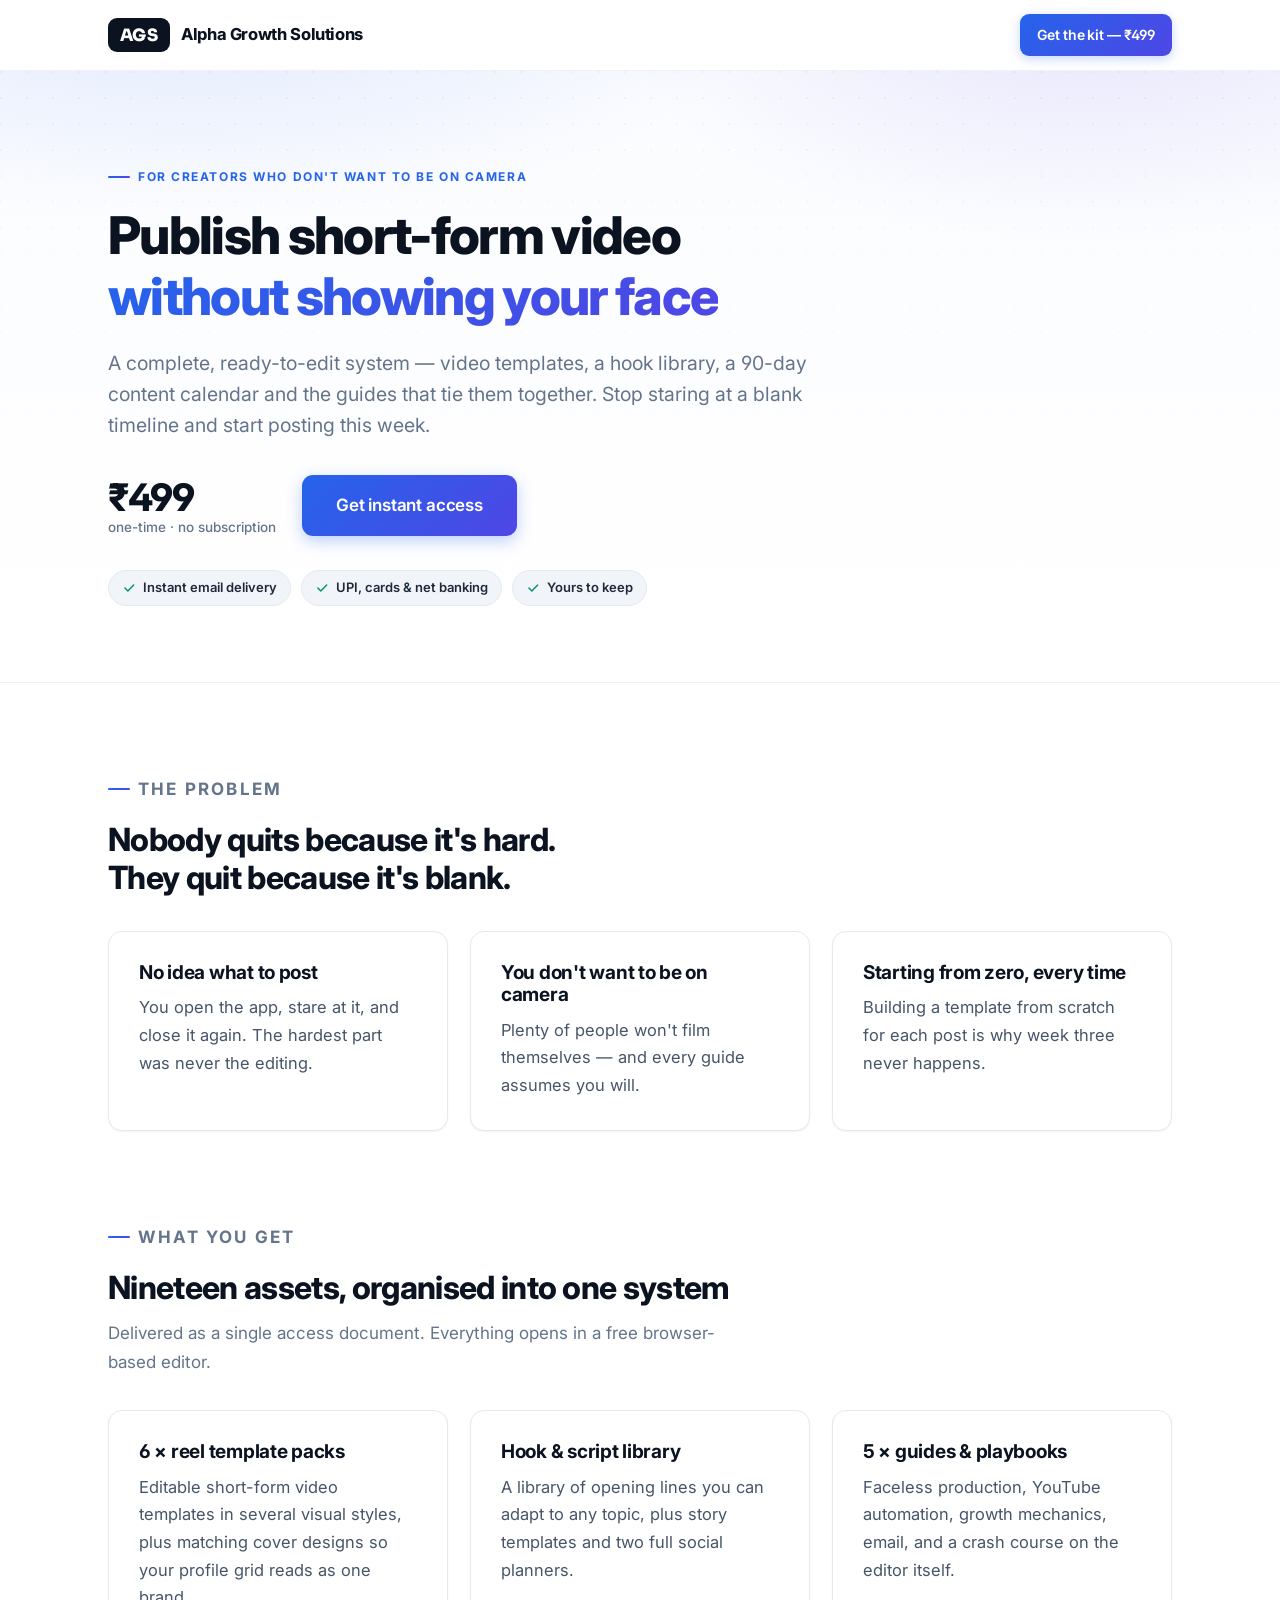
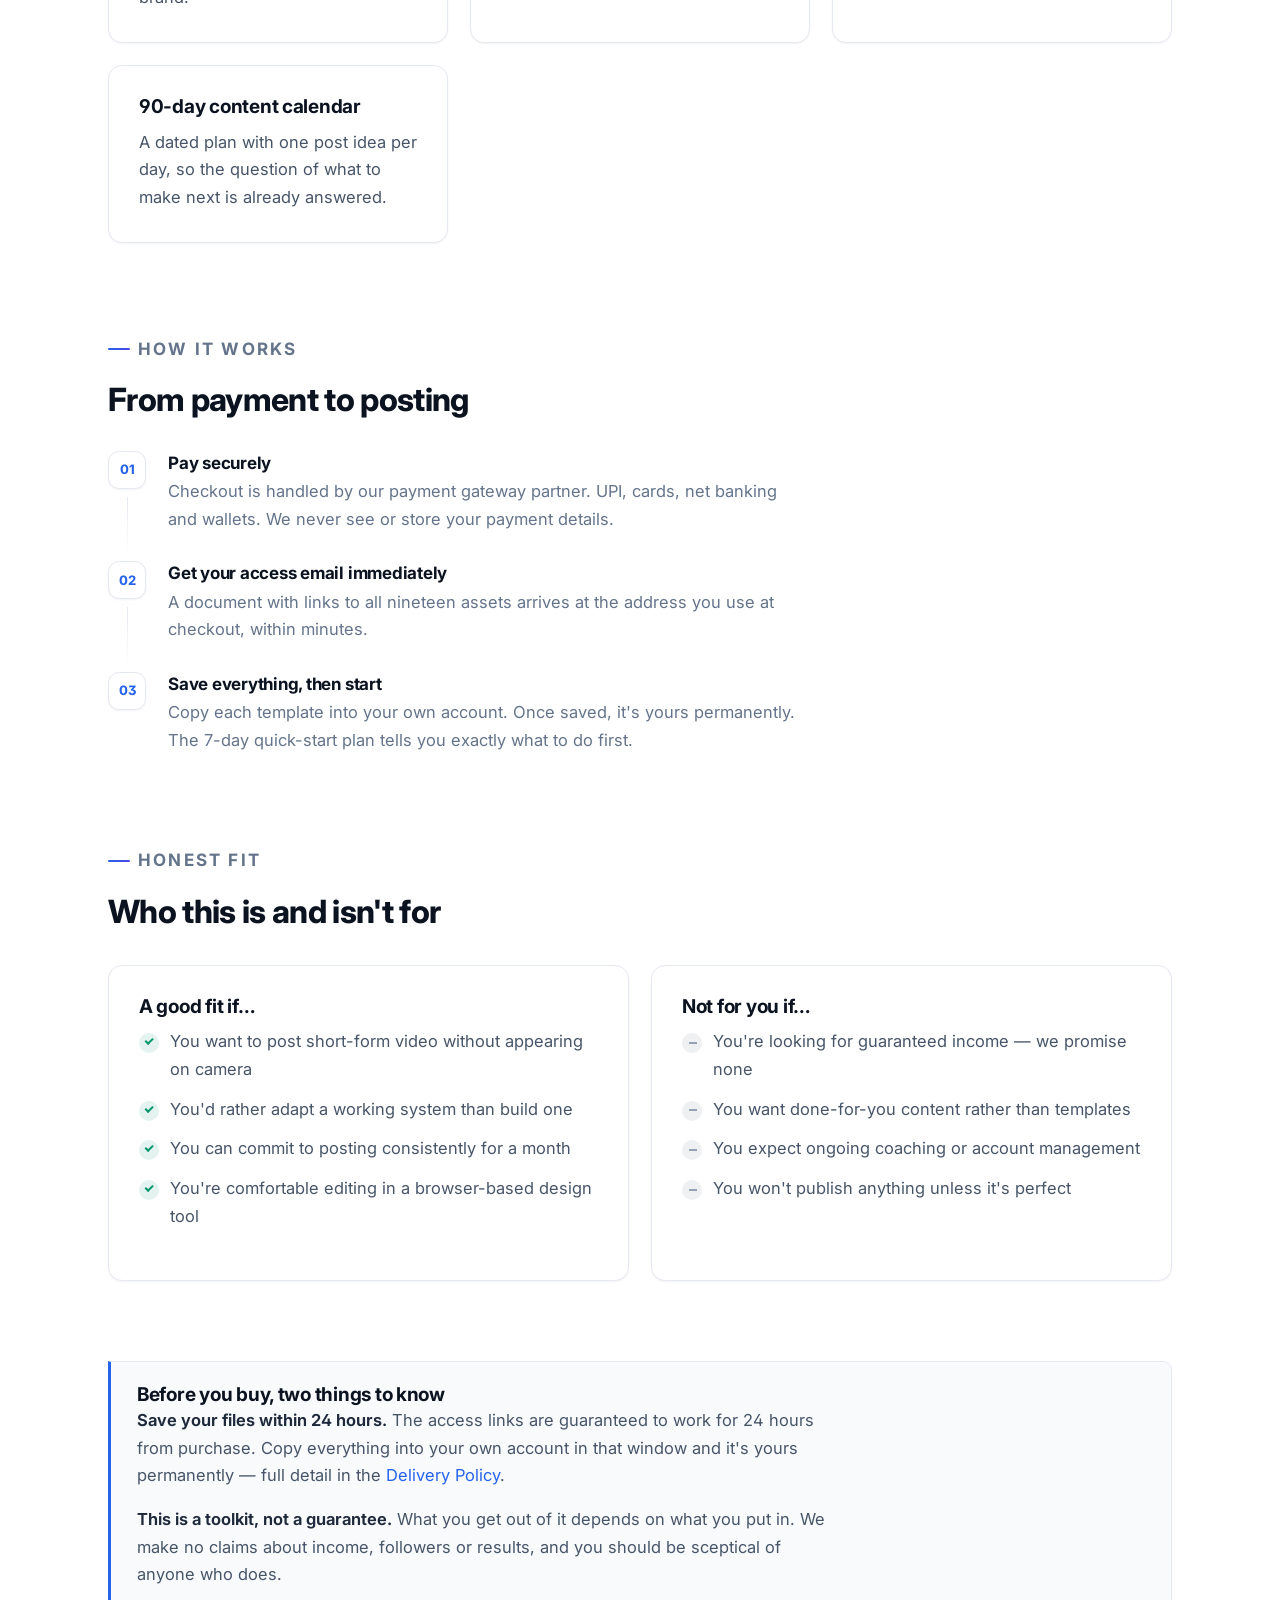
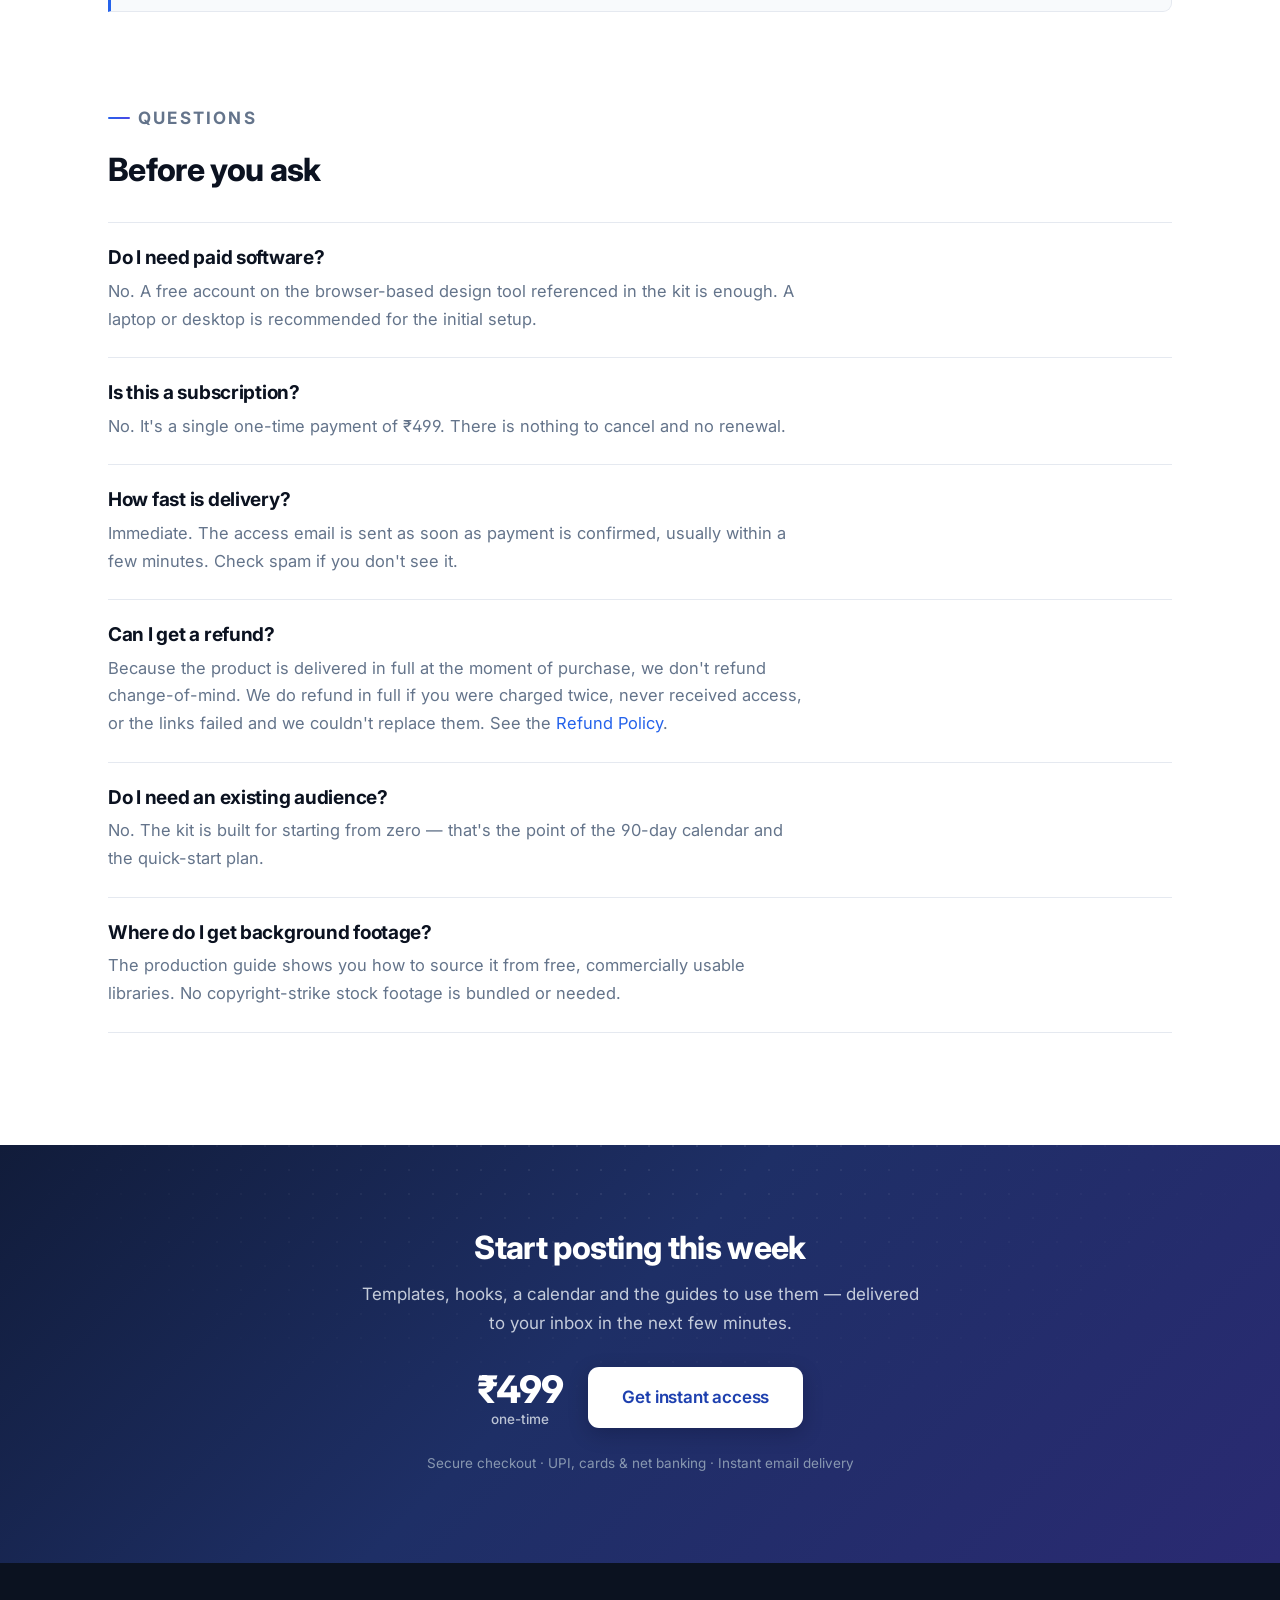
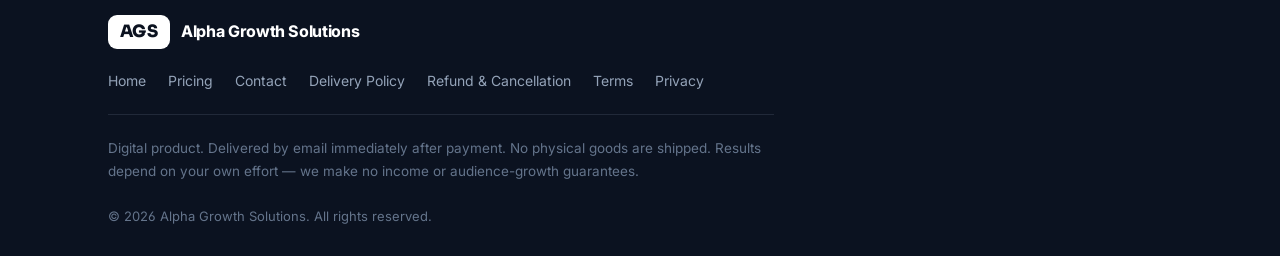
<file: faceless-creator-kit.html>
<!doctype html>
<html lang="en">
<head>
<meta charset="utf-8">
<meta name="viewport" content="width=device-width, initial-scale=1">
<title>The Faceless Creator Kit &middot; Alpha Growth Solutions</title>
<meta name="description" content="Editable faceless video templates, a hook library, a 90-day content calendar and step-by-step guides. One-time payment, instant email delivery.">
<meta name="theme-color" content="#0b1220">
<meta property="og:title" content="The Faceless Creator Kit">
<meta property="og:description" content="Editable faceless video templates, a hook library, a 90-day content calendar and step-by-step guides. One-time payment, instant email delivery.">
<meta property="og:type" content="product">
<link rel="icon" type="image/svg+xml" href="assets/favicon.svg">
<link rel="alternate icon" type="image/png" href="assets/favicon-180.png">
<link rel="apple-touch-icon" href="assets/favicon-180.png">
<link rel="preconnect" href="https://fonts.googleapis.com">
<link rel="preconnect" href="https://fonts.gstatic.com" crossorigin>
<link rel="stylesheet" href="https://fonts.googleapis.com/css2?family=Inter:wght@400;500;600;700;800&family=Sora:wght@700;800&display=swap">
<link rel="stylesheet" href="assets/styles.css?v=efefa98d">
<!-- Meta pixel not configured; set META_PIXEL_ID in build.py -->
</head>
<body class="lp">

<header class="lp-header">
  <div class="wrap lp-header-inner">
    <a class="brand" href="index.html">
      <span class="ags-badge">AGS</span>
      <span class="brand-name">Alpha Growth Solutions</span>
    </a>
    <a class="btn btn-sm" href="#" data-cta="header">Get the kit &mdash; &#8377;499</a>
  </div>
</header>


<section class="lp-hero">
  <div class="wrap">
    <p class="eyebrow">For creators who don't want to be on camera</p>
    <h1>Publish short-form video<br><span class="gradient-text">without showing your face</span></h1>
    <p class="lp-lede">A complete, ready-to-edit system &mdash; video templates, a hook library, a
       90-day content calendar and the guides that tie them together. Stop staring at a blank
       timeline and start posting this week.</p>

    <div class="lp-buy">
      <div class="lp-price"><span class="amt">&#8377;499</span><span class="per">one-time &middot; no subscription</span></div>
      <a class="btn btn-lg" href="#" data-cta="hero">Get instant access</a>
    </div>

    <div class="hero-badges">
      <span class="pill"><svg viewBox="0 0 24 24" fill="none" stroke="currentColor" stroke-width="2.6" stroke-linecap="round" stroke-linejoin="round"><path d="m5 12 5 5L20 7"/></svg> Instant email delivery</span>
      <span class="pill"><svg viewBox="0 0 24 24" fill="none" stroke="currentColor" stroke-width="2.6" stroke-linecap="round" stroke-linejoin="round"><path d="m5 12 5 5L20 7"/></svg> UPI, cards &amp; net banking</span>
      <span class="pill"><svg viewBox="0 0 24 24" fill="none" stroke="currentColor" stroke-width="2.6" stroke-linecap="round" stroke-linejoin="round"><path d="m5 12 5 5L20 7"/></svg> Yours to keep</span>
    </div>
  </div>
</section>

<main class="wrap">

  <section class="band">
    <div class="band-head">
      <p class="eyebrow">The problem</p>
      <h2>Nobody quits because it's hard.<br>They quit because it's blank.</h2>
    </div>
    <div class="grid grid-3">
      <div class="card"><h3>No idea what to post</h3>
        <p>You open the app, stare at it, and close it again. The hardest part was never the editing.</p></div>
      <div class="card"><h3>You don't want to be on camera</h3>
        <p>Plenty of people won't film themselves &mdash; and every guide assumes you will.</p></div>
      <div class="card"><h3>Starting from zero, every time</h3>
        <p>Building a template from scratch for each post is why week three never happens.</p></div>
    </div>
  </section>

  <section class="band">
    <div class="band-head">
      <p class="eyebrow">What you get</p>
      <h2>Nineteen assets, organised into one system</h2>
      <p>Delivered as a single access document. Everything opens in a free browser-based editor.</p>
    </div>
    <div class="grid grid-2">
      <div class="card"><h3>6 &times; reel template packs</h3>
        <p>Editable short-form video templates in several visual styles, plus matching cover
           designs so your profile grid reads as one brand.</p></div>
      <div class="card"><h3>Hook &amp; script library</h3>
        <p>A library of opening lines you can adapt to any topic, plus story templates and two
           full social planners.</p></div>
      <div class="card"><h3>5 &times; guides &amp; playbooks</h3>
        <p>Faceless production, YouTube automation, growth mechanics, email, and a crash course
           on the editor itself.</p></div>
      <div class="card"><h3>90-day content calendar</h3>
        <p>A dated plan with one post idea per day, so the question of what to make next is
           already answered.</p></div>
    </div>
  </section>

  <section class="band">
    <div class="band-head">
      <p class="eyebrow">How it works</p>
      <h2>From payment to posting</h2>
    </div>
    <ol class="steps">
      <li><h3>Pay securely</h3>
        <p>Checkout is handled by our payment gateway partner. UPI, cards, net banking and wallets.
           We never see or store your payment details.</p></li>
      <li><h3>Get your access email immediately</h3>
        <p>A document with links to all nineteen assets arrives at the address you use at checkout,
           within minutes.</p></li>
      <li><h3>Save everything, then start</h3>
        <p>Copy each template into your own account. Once saved, it's yours permanently. The
           7-day quick-start plan tells you exactly what to do first.</p></li>
    </ol>
  </section>

  <section class="band">
    <div class="band-head">
      <p class="eyebrow">Honest fit</p>
      <h2>Who this is and isn't for</h2>
    </div>
    <div class="grid grid-2">
      <div class="card">
        <h3>A good fit if&hellip;</h3>
        <ul class="check">
          <li>You want to post short-form video without appearing on camera</li>
          <li>You'd rather adapt a working system than build one</li>
          <li>You can commit to posting consistently for a month</li>
          <li>You're comfortable editing in a browser-based design tool</li>
        </ul>
      </div>
      <div class="card">
        <h3>Not for you if&hellip;</h3>
        <ul class="check cross">
          <li>You're looking for guaranteed income &mdash; we promise none</li>
          <li>You want done-for-you content rather than templates</li>
          <li>You expect ongoing coaching or account management</li>
          <li>You won't publish anything unless it's perfect</li>
        </ul>
      </div>
    </div>
  </section>

  <section class="band">
    <div class="note-box">
      <h3 style="margin-top:0">Before you buy, two things to know</h3>
      <p><strong>Save your files within 24 hours.</strong> The access links are guaranteed to work
         for 24 hours from purchase. Copy everything into your own account in that window and it's
         yours permanently &mdash; full detail in the <a href="delivery.html">Delivery Policy</a>.</p>
      <p style="margin-bottom:0"><strong>This is a toolkit, not a guarantee.</strong> What you get
         out of it depends on what you put in. We make no claims about income, followers or
         results, and you should be sceptical of anyone who does.</p>
    </div>
  </section>

  <section class="band">
    <div class="band-head">
      <p class="eyebrow">Questions</p>
      <h2>Before you ask</h2>
    </div>
    <div class="faq">
      <div class="faq-item"><h3>Do I need paid software?</h3>
        <p>No. A free account on the browser-based design tool referenced in the kit is enough.
           A laptop or desktop is recommended for the initial setup.</p></div>
      <div class="faq-item"><h3>Is this a subscription?</h3>
        <p>No. It's a single one-time payment of &#8377;499. There is nothing to cancel and no renewal.</p></div>
      <div class="faq-item"><h3>How fast is delivery?</h3>
        <p>Immediate. The access email is sent as soon as payment is confirmed, usually within a
           few minutes. Check spam if you don't see it.</p></div>
      <div class="faq-item"><h3>Can I get a refund?</h3>
        <p>Because the product is delivered in full at the moment of purchase, we don't refund
           change-of-mind. We do refund in full if you were charged twice, never received access,
           or the links failed and we couldn't replace them. See the
           <a href="refunds.html">Refund Policy</a>.</p></div>
      <div class="faq-item"><h3>Do I need an existing audience?</h3>
        <p>No. The kit is built for starting from zero &mdash; that's the point of the 90-day
           calendar and the quick-start plan.</p></div>
      <div class="faq-item"><h3>Where do I get background footage?</h3>
        <p>The production guide shows you how to source it from free, commercially usable
           libraries. No copyright-strike stock footage is bundled or needed.</p></div>
    </div>
  </section>

</main>

<section class="lp-final">
  <div class="wrap">
    <h2>Start posting this week</h2>
    <p>Templates, hooks, a calendar and the guides to use them &mdash; delivered to your inbox in
       the next few minutes.</p>
    <div class="lp-buy centered">
      <div class="lp-price"><span class="amt light">&#8377;499</span><span class="per light">one-time</span></div>
      <a class="btn btn-light btn-lg" href="#" data-cta="footer">Get instant access</a>
    </div>
    <p class="lp-fine">Secure checkout &middot; UPI, cards &amp; net banking &middot; Instant email delivery</p>
  </div>
</section>


<footer class="lp-footer">
  <div class="wrap">
    <div class="lp-foot-top">
      <span class="ags-badge inv">AGS</span>
      <span>Alpha Growth Solutions</span>
    </div>
    <div class="lp-foot-links">
      <a href="index.html">Home</a>
      <a href="pricing.html">Pricing</a>
      <a href="contact.html">Contact</a>
      <a href="delivery.html">Delivery Policy</a>
      <a href="refunds.html">Refund &amp; Cancellation</a>
      <a href="terms.html">Terms</a>
      <a href="privacy.html">Privacy</a>
    </div>
    <p class="lp-foot-note">
      Digital product. Delivered by email immediately after payment. No physical goods are shipped.
      Results depend on your own effort &mdash; we make no income or audience-growth guarantees.
    </p>
    <div class="lp-foot-bar">&copy; 2026 Alpha Growth Solutions. All rights reserved.</div>
  </div>
</footer>
</body>
</html>
</file>
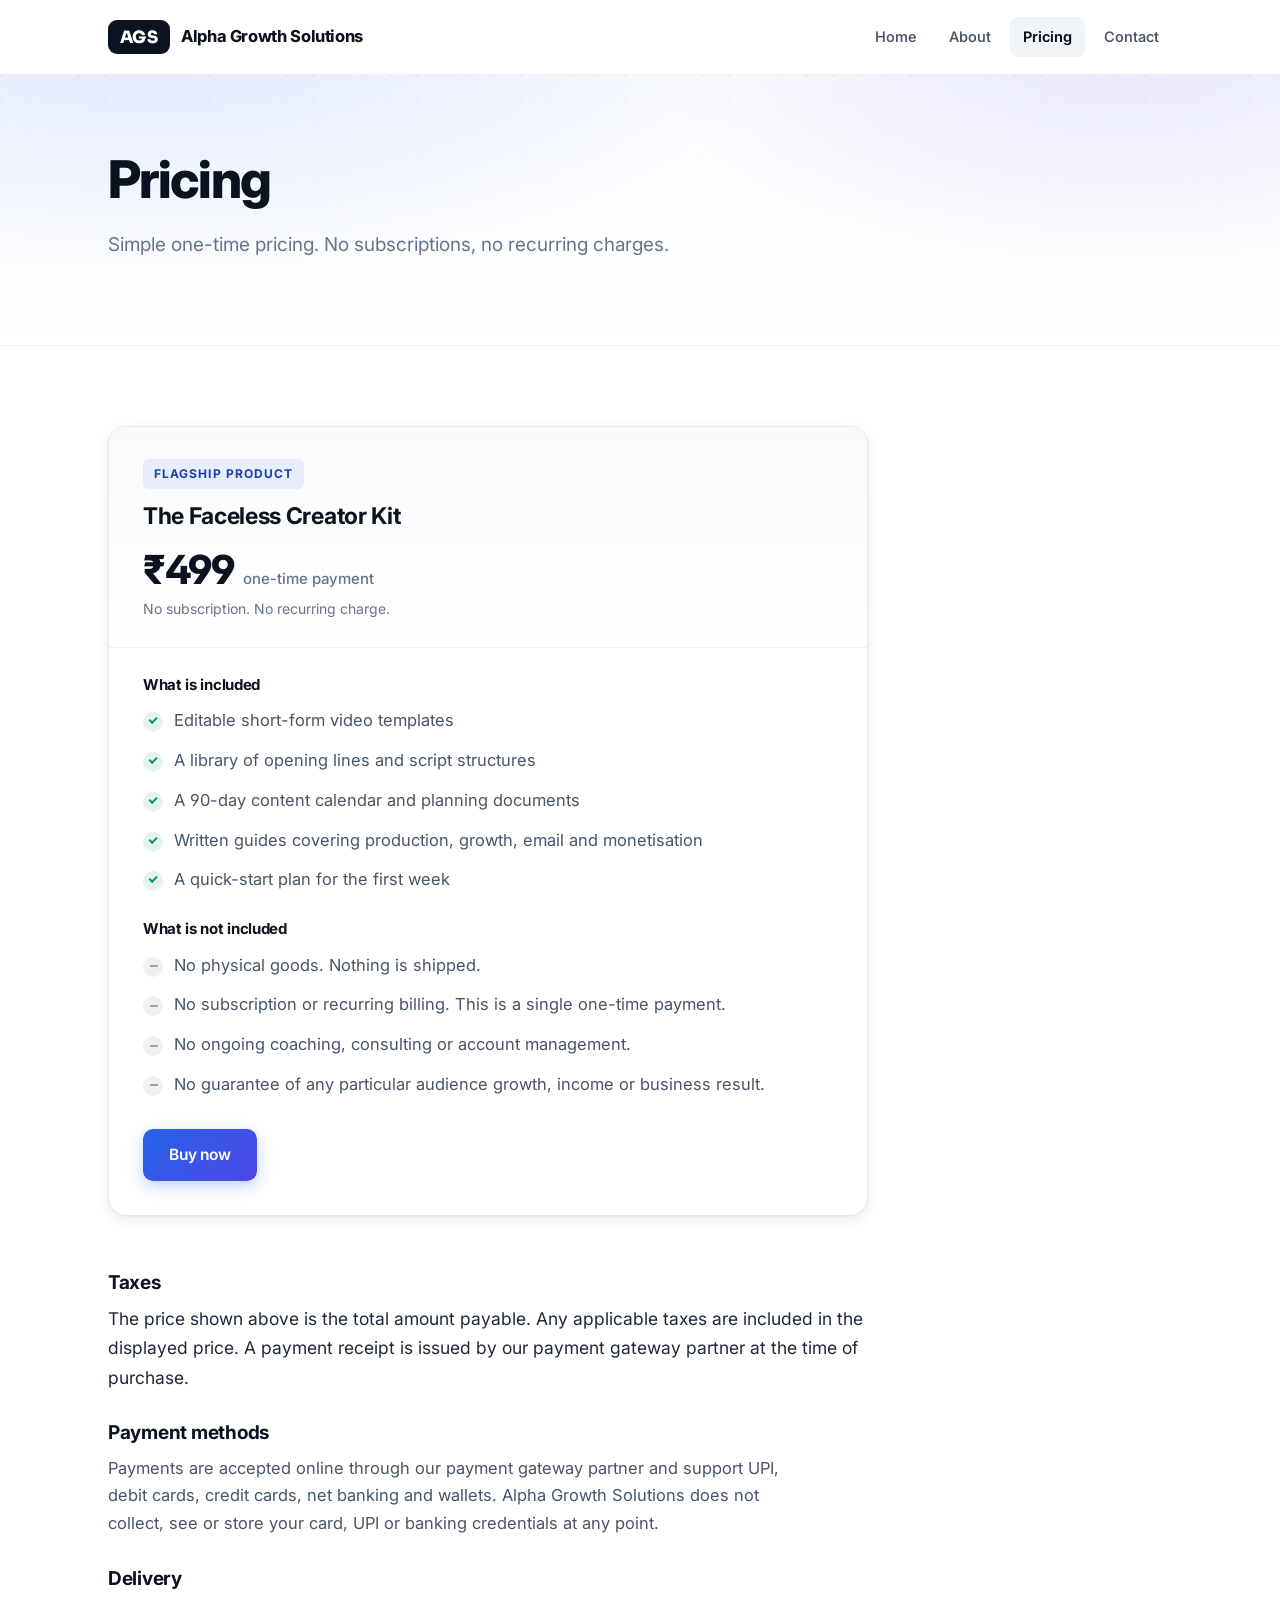
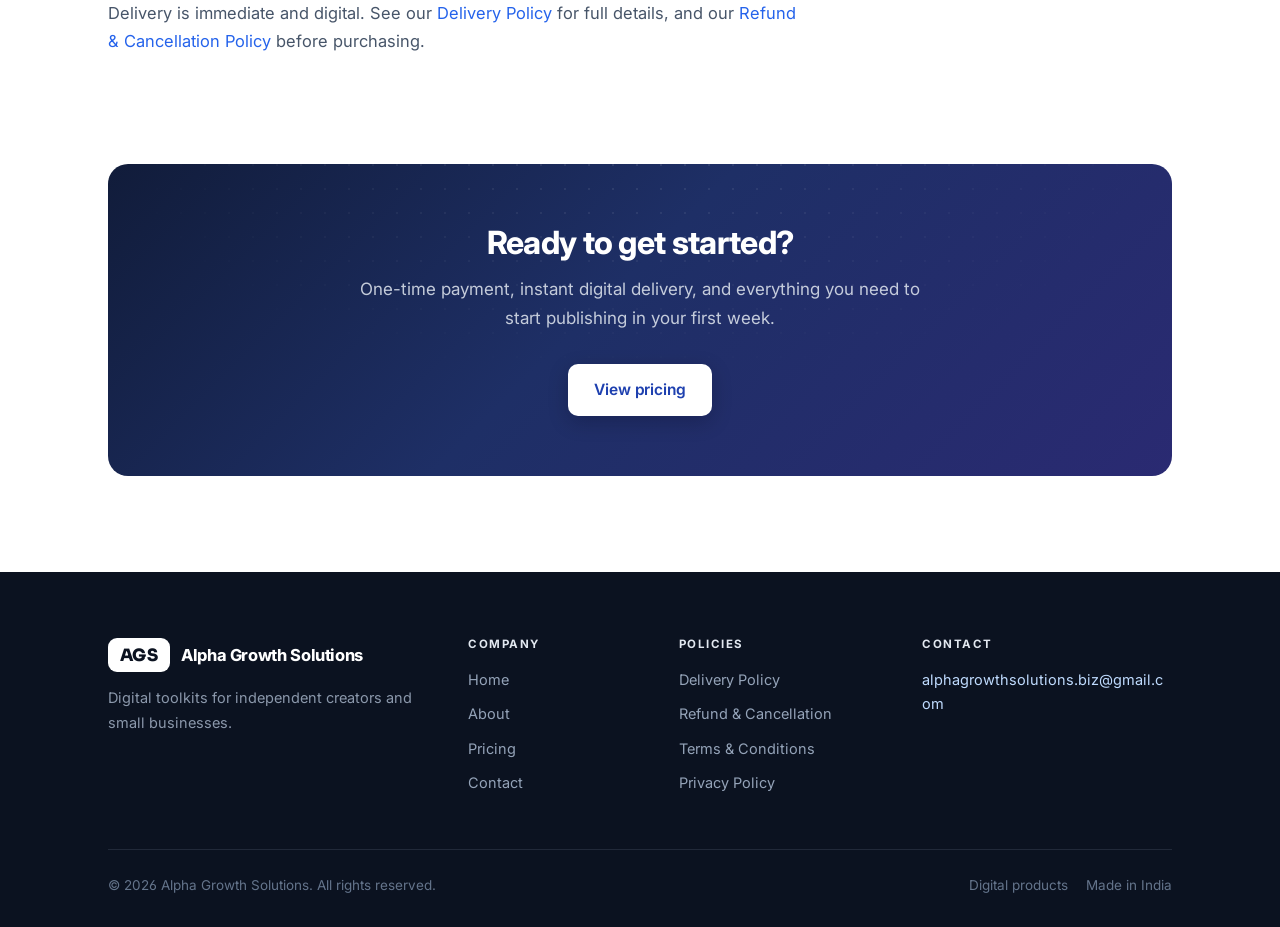
<file: pricing.html>
<!doctype html>
<html lang="en">
<head>
<meta charset="utf-8">
<meta name="viewport" content="width=device-width, initial-scale=1">
<title>Pricing &middot; Alpha Growth Solutions</title>
<meta name="description" content="Pricing for Alpha Growth Solutions digital products.">
<meta name="theme-color" content="#2563eb">
<link rel="icon" type="image/svg+xml" href="assets/favicon.svg">
<link rel="alternate icon" type="image/png" href="assets/favicon-180.png">
<link rel="apple-touch-icon" href="assets/favicon-180.png">
<link rel="preconnect" href="https://fonts.googleapis.com">
<link rel="preconnect" href="https://fonts.gstatic.com" crossorigin>
<link rel="stylesheet" href="https://fonts.googleapis.com/css2?family=Inter:wght@400;500;600;700;800&family=Sora:wght@700;800&display=swap">
<link rel="stylesheet" href="assets/styles.css?v=efefa98d">
</head>
<body>
<header class="site-header">
  <div class="wrap header-inner">
    <a class="brand" href="index.html">
      <span class="ags-badge">AGS</span>
      <span class="brand-name">Alpha Growth Solutions</span>
    </a>
    <nav class="nav"><a href="index.html">Home</a>
        <a href="about.html">About</a>
        <a href="pricing.html" class="active">Pricing</a>
        <a href="contact.html">Contact</a></nav>
  </div>
</header>

<section class="hero">
  <div class="wrap">
    <h1>Pricing</h1>
    <p class="hero-sub">Simple one-time pricing. No subscriptions, no recurring charges.</p>
  </div>
</section>
<main class="wrap">
<div class="product-card" style="max-width:760px">
  <div class="pc-head">
    <span class="tagline-badge">Flagship product</span>
    <h3 style="font-size:23px">The Faceless Creator Kit</h3>
    <div class="price"><span class="amt">&#8377;499</span> <span class="per">one-time payment</span></div>
    <p class="price-note" style="margin-bottom:0">No subscription. No recurring charge.</p>
  </div>
  <div class="pc-body">
    <h4 style="margin-bottom:14px">What is included</h4>
    <ul class="check">
      <li>Editable short-form video templates</li>
      <li>A library of opening lines and script structures</li>
      <li>A 90-day content calendar and planning documents</li>
      <li>Written guides covering production, growth, email and monetisation</li>
      <li>A quick-start plan for the first week</li>
    </ul>
    <h4 style="margin:26px 0 14px">What is not included</h4>
    <ul class="check cross">
      <li>No physical goods. Nothing is shipped.</li>
      <li>No subscription or recurring billing. This is a single one-time payment.</li>
      <li>No ongoing coaching, consulting or account management.</li>
      <li>No guarantee of any particular audience growth, income or business result.</li>
    </ul>
    <a class="btn" href="#" style="margin-top:10px">Buy now</a>
  </div>
</div>

<div class="prose" style="margin-top:56px">

<h3>Taxes</h3>
<p>The price shown above is the total amount payable. Any applicable taxes are included in the
   displayed price. A payment receipt is issued by our payment gateway partner at the time of
   purchase.</p>

<h3>Payment methods</h3>
<p>Payments are accepted online through our payment gateway partner and support UPI, debit cards,
   credit cards, net banking and wallets. Alpha Growth Solutions does not collect, see or store your card,
   UPI or banking credentials at any point.</p>

<h3>Delivery</h3>
<p>Delivery is immediate and digital. See our <a href="delivery.html">Delivery Policy</a> for full
   details, and our <a href="refunds.html">Refund &amp; Cancellation Policy</a> before purchasing.</p>

</div>
</main>

<div class="wrap">
  <section class="cta">
    <h2>Ready to get started?</h2>
    <p>One-time payment, instant digital delivery, and everything you need to start
       publishing in your first week.</p>
    <div class="btn-row">
      <a class="btn btn-light" href="pricing.html">View pricing</a>
    </div>
  </section>
</div>


<footer class="site-footer">
  <div class="wrap">
    <div class="footer-grid">
      <div>
        <div class="footer-brand">
          <span class="ags-badge inv">AGS</span>
          Alpha Growth Solutions
        </div>
        <p class="footer-text">Digital toolkits for independent creators and small businesses.</p>
      </div>
      <div>
        <h4>Company</h4>
        <a href="index.html">Home</a>
        <a href="about.html">About</a>
        <a href="pricing.html" class="active">Pricing</a>
        <a href="contact.html">Contact</a>
      </div>
      <div>
        <h4>Policies</h4>
        <a href="delivery.html">Delivery Policy</a>
        <a href="refunds.html">Refund &amp; Cancellation</a>
        <a href="terms.html">Terms &amp; Conditions</a>
        <a href="privacy.html">Privacy Policy</a>
      </div>
      <div>
        <h4>Contact</h4>
        <p class="footer-text">
          <a href="mailto:alphagrowthsolutions.biz@gmail.com">alphagrowthsolutions.biz@gmail.com</a>
        </p>
      </div>
    </div>
    <div class="footer-bar">
      <span>&copy; 2026 Alpha Growth Solutions. All rights reserved.</span>
      <span class="dot-row">
        <span>Digital products</span>
        <span>Made in India</span>
      </span>
    </div>
  </div>
</footer>
</body>
</html>
</file>
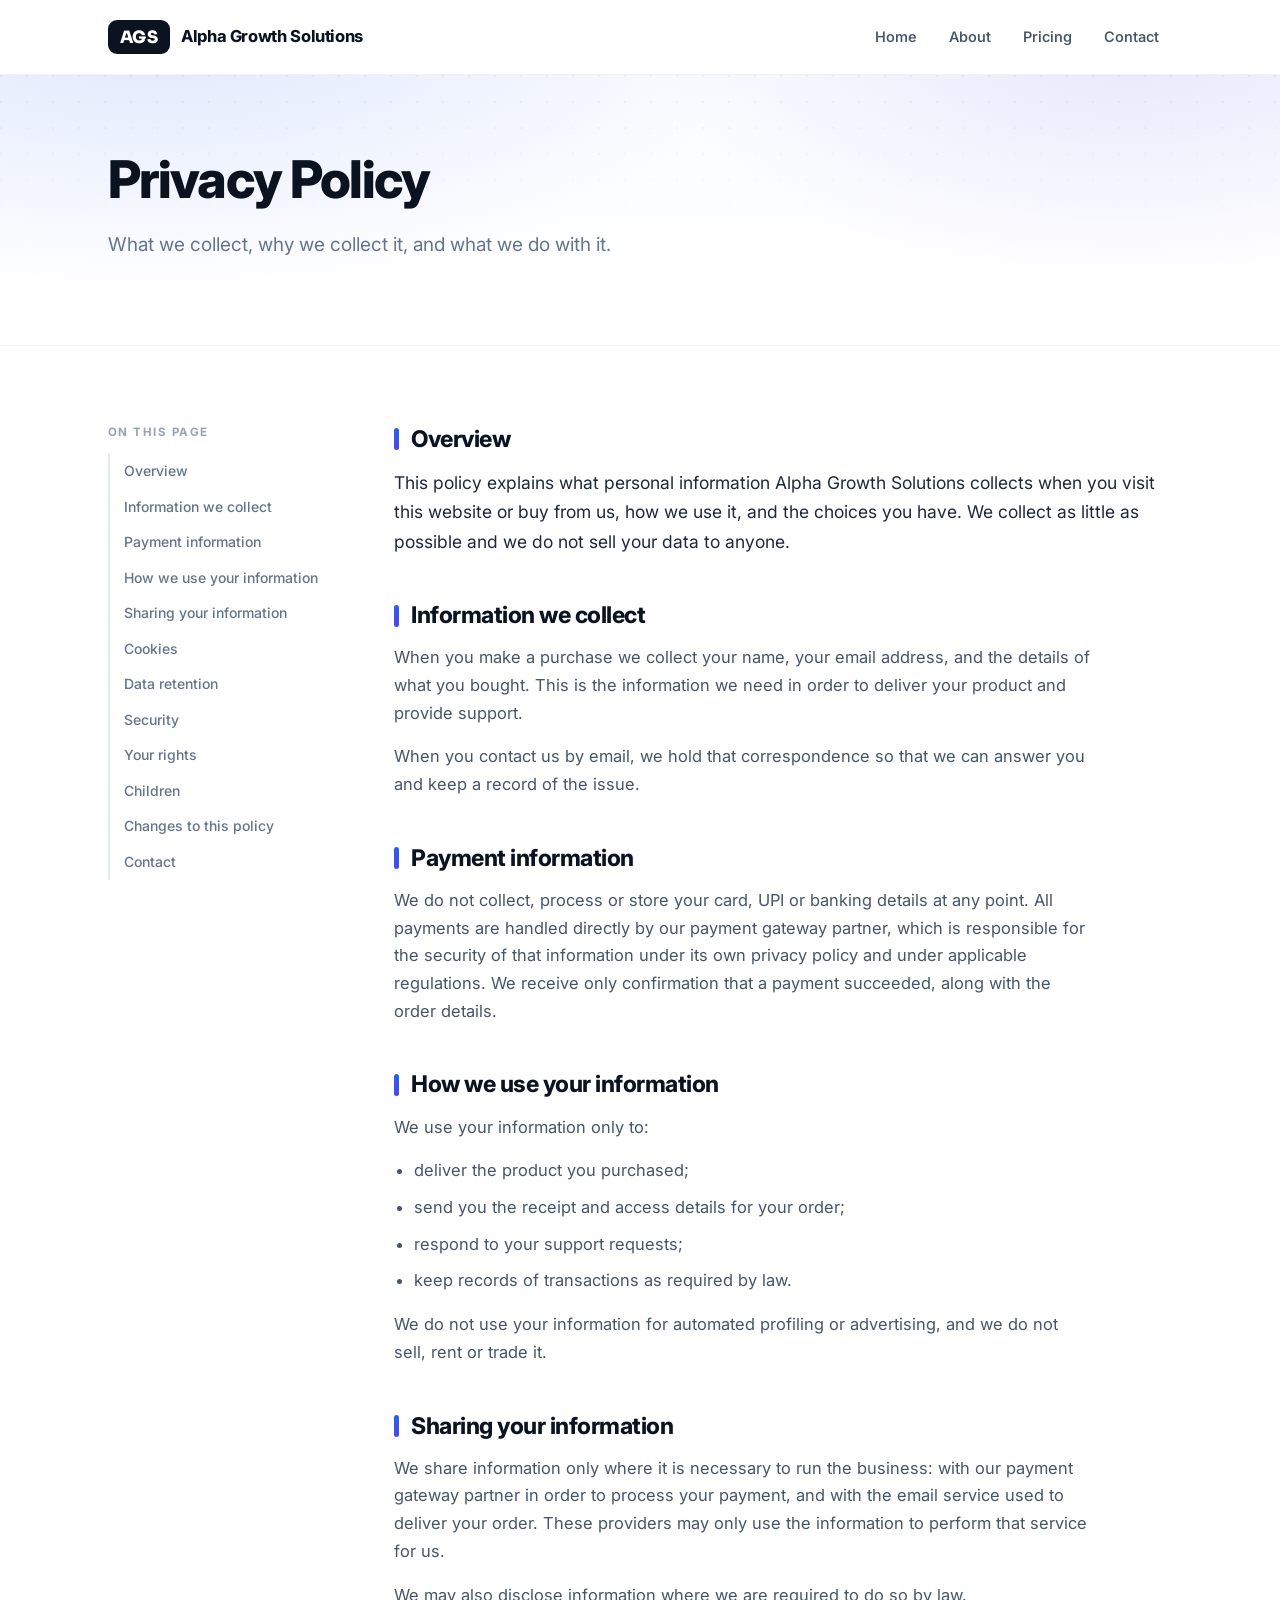
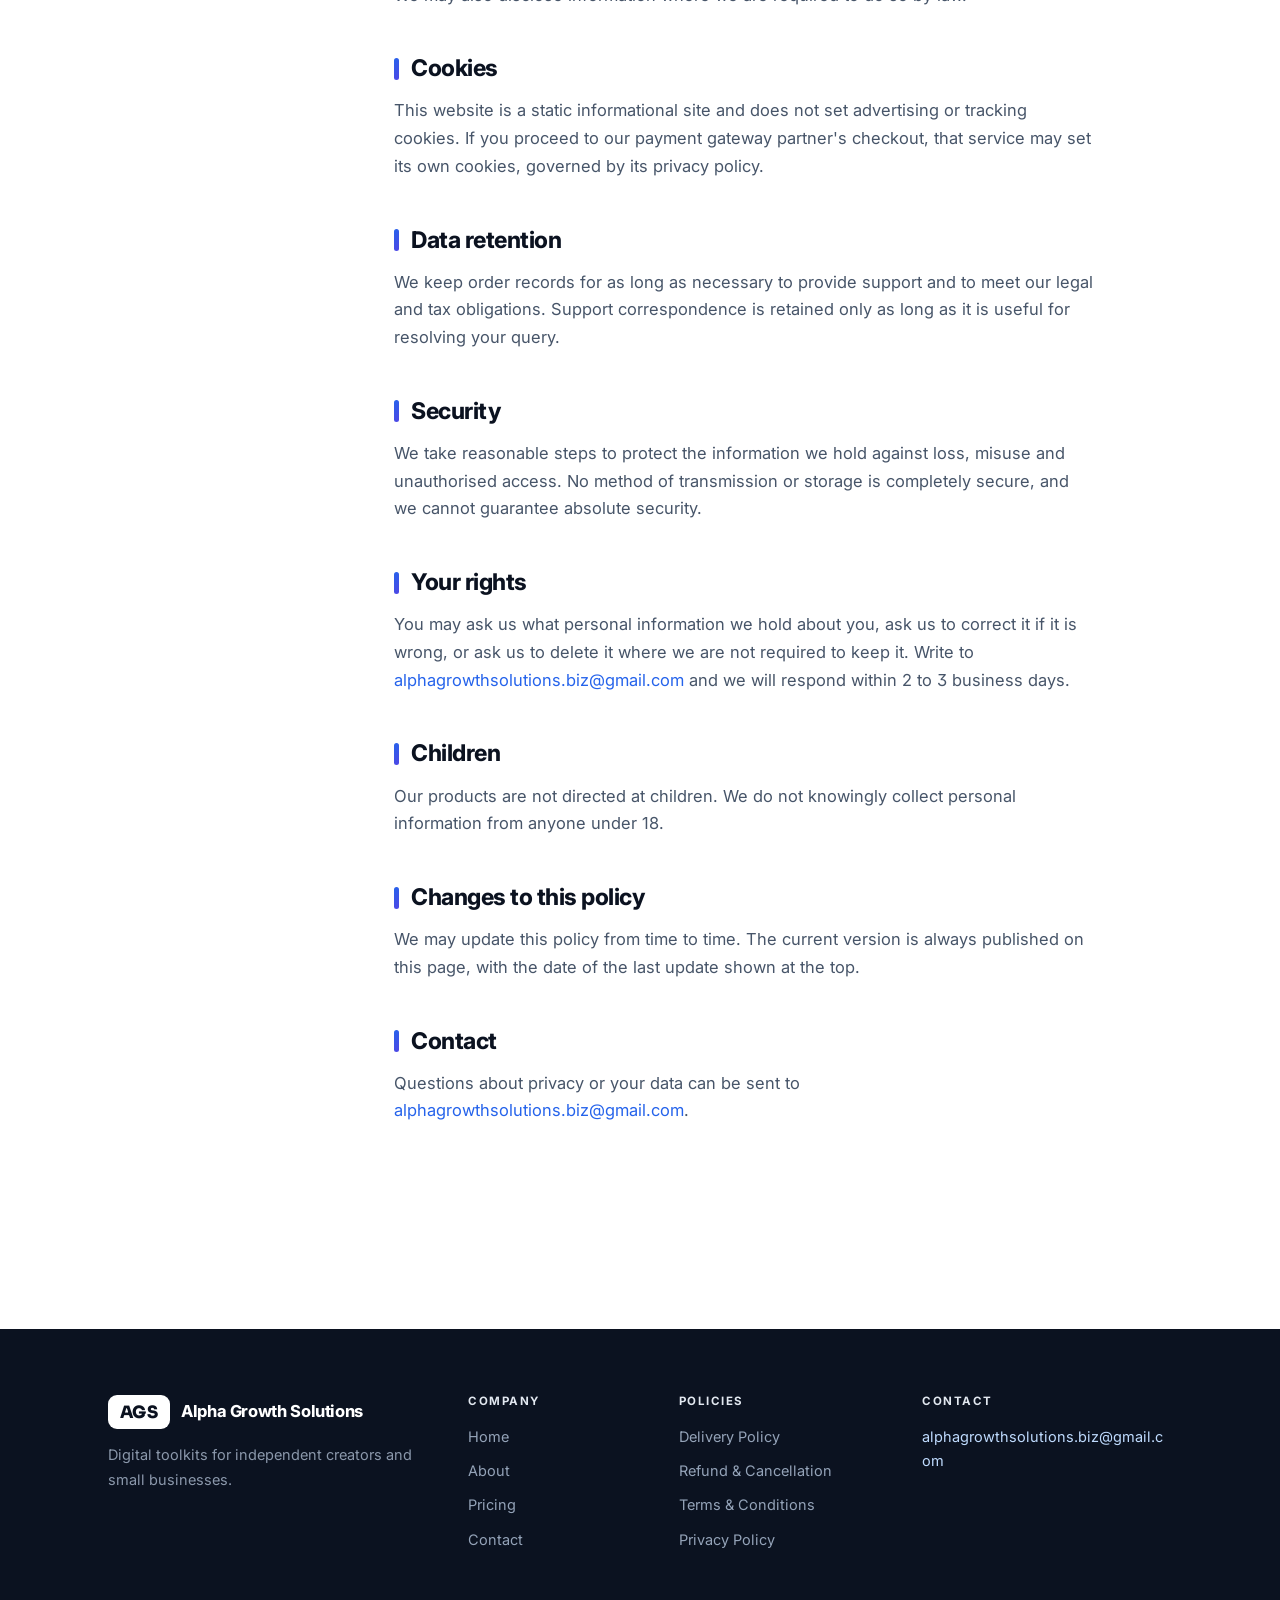
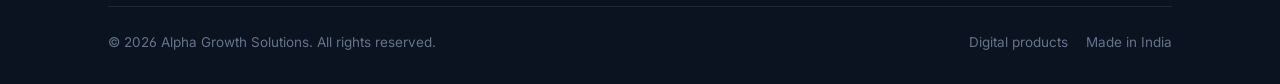
<file: privacy.html>
<!doctype html>
<html lang="en">
<head>
<meta charset="utf-8">
<meta name="viewport" content="width=device-width, initial-scale=1">
<title>Privacy Policy &middot; Alpha Growth Solutions</title>
<meta name="description" content="How Alpha Growth Solutions collects, uses and protects your personal information.">
<meta name="theme-color" content="#2563eb">
<link rel="icon" type="image/svg+xml" href="assets/favicon.svg">
<link rel="alternate icon" type="image/png" href="assets/favicon-180.png">
<link rel="apple-touch-icon" href="assets/favicon-180.png">
<link rel="preconnect" href="https://fonts.googleapis.com">
<link rel="preconnect" href="https://fonts.gstatic.com" crossorigin>
<link rel="stylesheet" href="https://fonts.googleapis.com/css2?family=Inter:wght@400;500;600;700;800&family=Sora:wght@700;800&display=swap">
<link rel="stylesheet" href="assets/styles.css?v=efefa98d">
</head>
<body>
<header class="site-header">
  <div class="wrap header-inner">
    <a class="brand" href="index.html">
      <span class="ags-badge">AGS</span>
      <span class="brand-name">Alpha Growth Solutions</span>
    </a>
    <nav class="nav"><a href="index.html">Home</a>
        <a href="about.html">About</a>
        <a href="pricing.html">Pricing</a>
        <a href="contact.html">Contact</a></nav>
  </div>
</header>

<section class="hero">
  <div class="wrap">
    <h1>Privacy Policy</h1>
    <p class="hero-sub">What we collect, why we collect it, and what we do with it.</p>
  </div>
</section>
<main class="wrap">
  <div class="prose-layout">
    <aside class="toc">
      <h4>On this page</h4>
      <a href="#overview">Overview</a>
<a href="#information-we-collect">Information we collect</a>
<a href="#payment-information">Payment information</a>
<a href="#how-we-use-your-information">How we use your information</a>
<a href="#sharing-your-information">Sharing your information</a>
<a href="#cookies">Cookies</a>
<a href="#data-retention">Data retention</a>
<a href="#security">Security</a>
<a href="#your-rights">Your rights</a>
<a href="#children">Children</a>
<a href="#changes-to-this-policy">Changes to this policy</a>
<a href="#contact">Contact</a>
    </aside>
    <div class="prose">
<h2 id="overview">Overview</h2>
<p>This policy explains what personal information Alpha Growth Solutions collects when you
       visit this website or buy from us, how we use it, and the choices you have. We collect as
       little as possible and we do not sell your data to anyone.</p>
<h2 id="information-we-collect">Information we collect</h2>
<p>When you make a purchase we collect your name, your email
       address, and the details of what you bought. This is the information we need in order to
       deliver your product and provide support.</p>
       <p>When you contact us by email, we hold that correspondence so that we can answer you and
       keep a record of the issue.</p>
<h2 id="payment-information">Payment information</h2>
<p>We do not collect, process or store your card, UPI or banking
       details at any point. All payments are handled directly by our payment gateway partner, which
       is responsible for the security of that information under its own privacy policy and under
       applicable regulations. We receive only confirmation that a payment succeeded, along with the
       order details.</p>
<h2 id="how-we-use-your-information">How we use your information</h2>
<p>We use your information only to:</p>
       <ul>
         <li>deliver the product you purchased;</li>
         <li>send you the receipt and access details for your order;</li>
         <li>respond to your support requests;</li>
         <li>keep records of transactions as required by law.</li>
       </ul>
       <p>We do not use your information for automated profiling or advertising, and we do not sell,
       rent or trade it.</p>
<h2 id="sharing-your-information">Sharing your information</h2>
<p>We share information only where it is necessary to run the
       business: with our payment gateway partner in order to process your payment, and with the
       email service used to deliver your order. These providers may only use the information to
       perform that service for us.</p>
       <p>We may also disclose information where we are required to do so by law.</p>
<h2 id="cookies">Cookies</h2>
<p>This website is a static informational site and does not set advertising or
       tracking cookies. If you proceed to our payment gateway partner's checkout, that service may
       set its own cookies, governed by its privacy policy.</p>
<h2 id="data-retention">Data retention</h2>
<p>We keep order records for as long as necessary to provide support and
       to meet our legal and tax obligations. Support correspondence is retained only as long as it
       is useful for resolving your query.</p>
<h2 id="security">Security</h2>
<p>We take reasonable steps to protect the information we hold against loss,
       misuse and unauthorised access. No method of transmission or storage is completely secure, and
       we cannot guarantee absolute security.</p>
<h2 id="your-rights">Your rights</h2>
<p>You may ask us what personal information we hold about you, ask us to
       correct it if it is wrong, or ask us to delete it where we are not required to keep it. Write
       to <a href="mailto:alphagrowthsolutions.biz@gmail.com">alphagrowthsolutions.biz@gmail.com</a> and we will respond within 2 to 3 business days.</p>
<h2 id="children">Children</h2>
<p>Our products are not directed at children. We do not knowingly collect
       personal information from anyone under 18.</p>
<h2 id="changes-to-this-policy">Changes to this policy</h2>
<p>We may update this policy from time to time. The current
       version is always published on this page, with the date of the last update shown at the
       top.</p>
<h2 id="contact">Contact</h2>
<p>Questions about privacy or your data can be sent to
       <a href="mailto:alphagrowthsolutions.biz@gmail.com">alphagrowthsolutions.biz@gmail.com</a>.</p>
    </div>
  </div>
</main>


<footer class="site-footer">
  <div class="wrap">
    <div class="footer-grid">
      <div>
        <div class="footer-brand">
          <span class="ags-badge inv">AGS</span>
          Alpha Growth Solutions
        </div>
        <p class="footer-text">Digital toolkits for independent creators and small businesses.</p>
      </div>
      <div>
        <h4>Company</h4>
        <a href="index.html">Home</a>
        <a href="about.html">About</a>
        <a href="pricing.html">Pricing</a>
        <a href="contact.html">Contact</a>
      </div>
      <div>
        <h4>Policies</h4>
        <a href="delivery.html">Delivery Policy</a>
        <a href="refunds.html">Refund &amp; Cancellation</a>
        <a href="terms.html">Terms &amp; Conditions</a>
        <a href="privacy.html" class="active">Privacy Policy</a>
      </div>
      <div>
        <h4>Contact</h4>
        <p class="footer-text">
          <a href="mailto:alphagrowthsolutions.biz@gmail.com">alphagrowthsolutions.biz@gmail.com</a>
        </p>
      </div>
    </div>
    <div class="footer-bar">
      <span>&copy; 2026 Alpha Growth Solutions. All rights reserved.</span>
      <span class="dot-row">
        <span>Digital products</span>
        <span>Made in India</span>
      </span>
    </div>
  </div>
</footer>
</body>
</html>
</file>
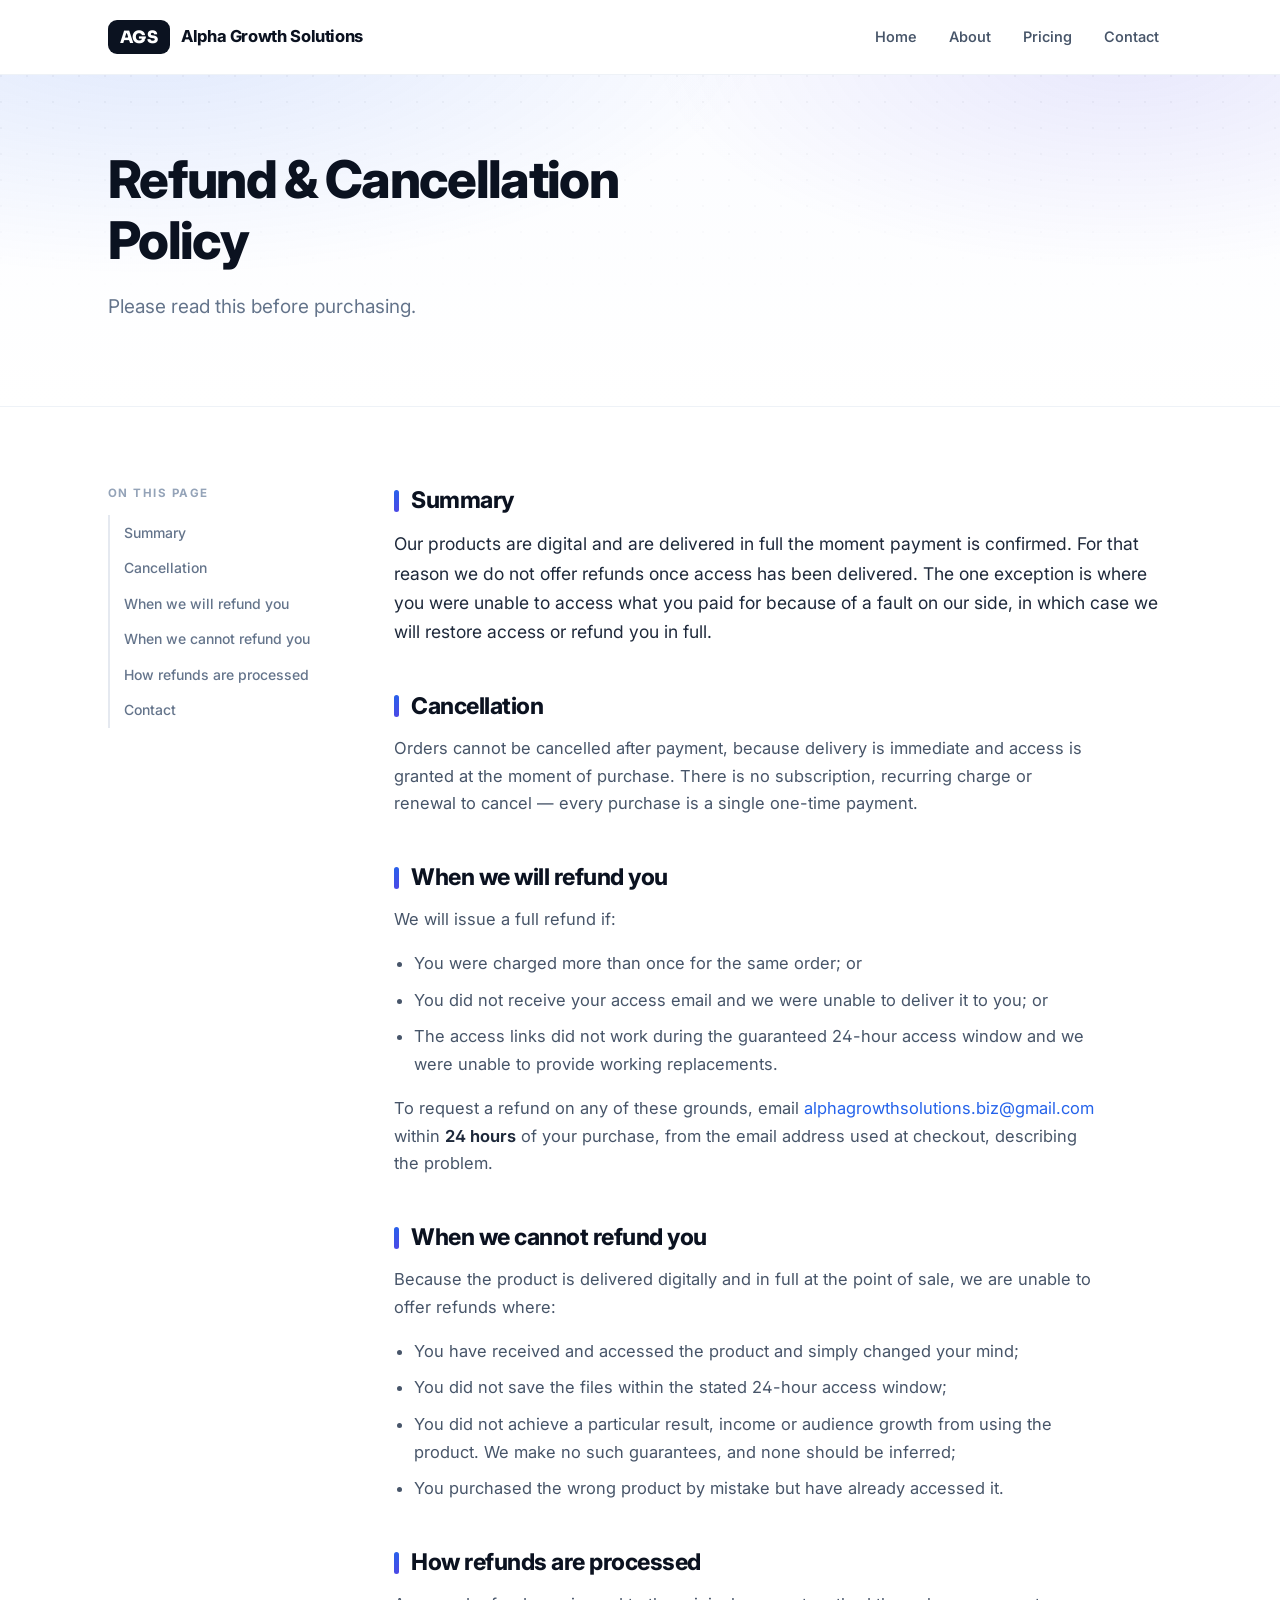
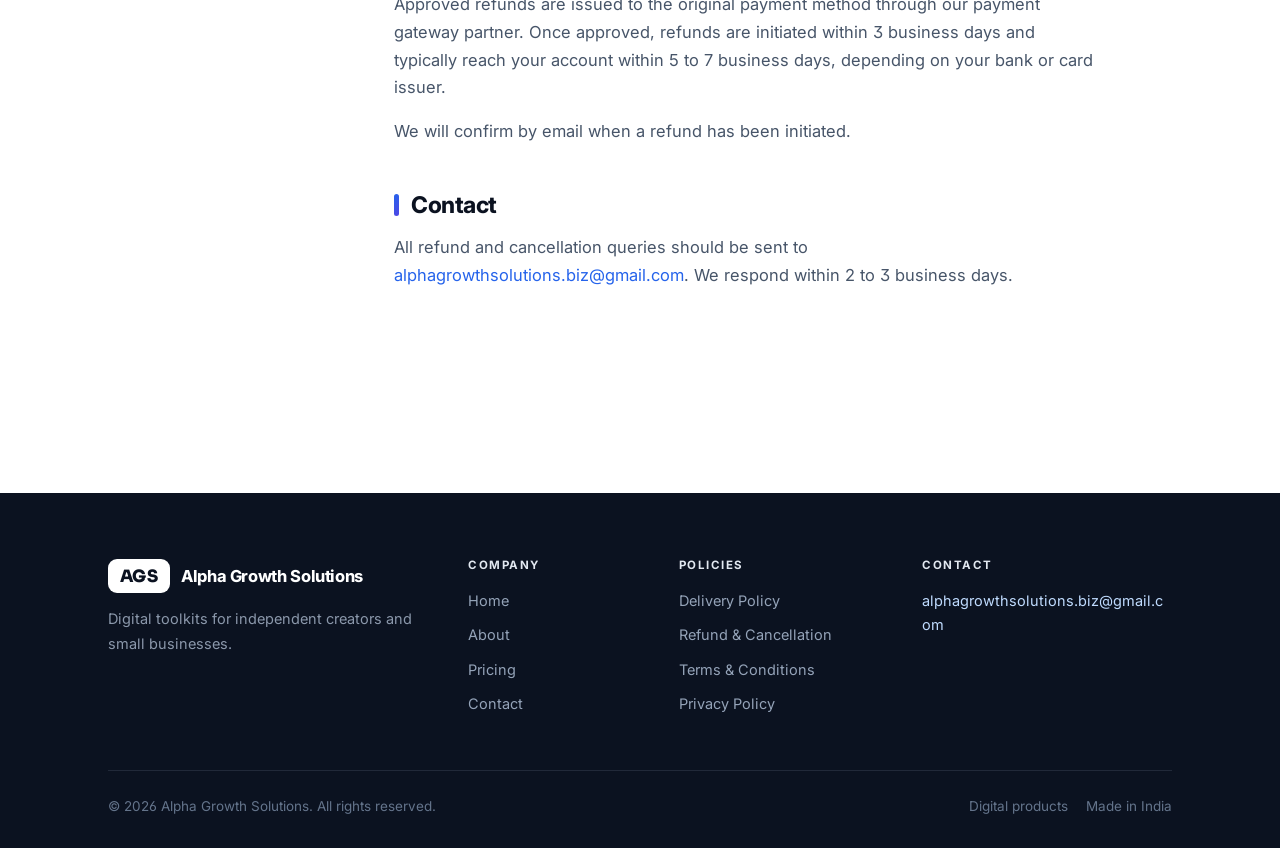
<file: refunds.html>
<!doctype html>
<html lang="en">
<head>
<meta charset="utf-8">
<meta name="viewport" content="width=device-width, initial-scale=1">
<title>Refund &amp; Cancellation Policy &middot; Alpha Growth Solutions</title>
<meta name="description" content="Refund and cancellation terms for Alpha Growth Solutions.">
<meta name="theme-color" content="#2563eb">
<link rel="icon" type="image/svg+xml" href="assets/favicon.svg">
<link rel="alternate icon" type="image/png" href="assets/favicon-180.png">
<link rel="apple-touch-icon" href="assets/favicon-180.png">
<link rel="preconnect" href="https://fonts.googleapis.com">
<link rel="preconnect" href="https://fonts.gstatic.com" crossorigin>
<link rel="stylesheet" href="https://fonts.googleapis.com/css2?family=Inter:wght@400;500;600;700;800&family=Sora:wght@700;800&display=swap">
<link rel="stylesheet" href="assets/styles.css?v=efefa98d">
</head>
<body>
<header class="site-header">
  <div class="wrap header-inner">
    <a class="brand" href="index.html">
      <span class="ags-badge">AGS</span>
      <span class="brand-name">Alpha Growth Solutions</span>
    </a>
    <nav class="nav"><a href="index.html">Home</a>
        <a href="about.html">About</a>
        <a href="pricing.html">Pricing</a>
        <a href="contact.html">Contact</a></nav>
  </div>
</header>

<section class="hero">
  <div class="wrap">
    <h1>Refund &amp; Cancellation Policy</h1>
    <p class="hero-sub">Please read this before purchasing.</p>
  </div>
</section>
<main class="wrap">
  <div class="prose-layout">
    <aside class="toc">
      <h4>On this page</h4>
      <a href="#summary">Summary</a>
<a href="#cancellation">Cancellation</a>
<a href="#when-we-will-refund-you">When we will refund you</a>
<a href="#when-we-cannot-refund-you">When we cannot refund you</a>
<a href="#how-refunds-are-processed">How refunds are processed</a>
<a href="#contact">Contact</a>
    </aside>
    <div class="prose">
<h2 id="summary">Summary</h2>
<p>Our products are digital and are delivered in full the moment payment is
       confirmed. For that reason we do not offer refunds once access has been delivered. The one
       exception is where you were unable to access what you paid for because of a fault on our
       side, in which case we will restore access or refund you in full.</p>
<h2 id="cancellation">Cancellation</h2>
<p>Orders cannot be cancelled after payment, because delivery is immediate
       and access is granted at the moment of purchase. There is no subscription, recurring charge
       or renewal to cancel &mdash; every purchase is a single one-time payment.</p>
<h2 id="when-we-will-refund-you">When we will refund you</h2>
<p>We will issue a full refund if:</p>
       <ul>
         <li>You were charged more than once for the same order; or</li>
         <li>You did not receive your access email and we were unable to deliver it to you; or</li>
         <li>The access links did not work during the guaranteed 24-hour access window and we were
             unable to provide working replacements.</li>
       </ul>
       <p>To request a refund on any of these grounds, email
       <a href="mailto:alphagrowthsolutions.biz@gmail.com">alphagrowthsolutions.biz@gmail.com</a> within <strong>24 hours</strong> of your
       purchase, from the email address used at checkout, describing the problem.</p>
<h2 id="when-we-cannot-refund-you">When we cannot refund you</h2>
<p>Because the product is delivered digitally and in full at
       the point of sale, we are unable to offer refunds where:</p>
       <ul>
         <li>You have received and accessed the product and simply changed your mind;</li>
         <li>You did not save the files within the stated 24-hour access window;</li>
         <li>You did not achieve a particular result, income or audience growth from using the
             product. We make no such guarantees, and none should be inferred;</li>
         <li>You purchased the wrong product by mistake but have already accessed it.</li>
       </ul>
<h2 id="how-refunds-are-processed">How refunds are processed</h2>
<p>Approved refunds are issued to the original payment method
       through our payment gateway partner. Once approved, refunds are initiated within 3 business
       days and typically reach your account within 5 to 7 business days, depending on your bank or
       card issuer.</p>
       <p>We will confirm by email when a refund has been initiated.</p>
<h2 id="contact">Contact</h2>
<p>All refund and cancellation queries should be sent to
       <a href="mailto:alphagrowthsolutions.biz@gmail.com">alphagrowthsolutions.biz@gmail.com</a>. We respond within 2 to 3 business days.</p>
    </div>
  </div>
</main>


<footer class="site-footer">
  <div class="wrap">
    <div class="footer-grid">
      <div>
        <div class="footer-brand">
          <span class="ags-badge inv">AGS</span>
          Alpha Growth Solutions
        </div>
        <p class="footer-text">Digital toolkits for independent creators and small businesses.</p>
      </div>
      <div>
        <h4>Company</h4>
        <a href="index.html">Home</a>
        <a href="about.html">About</a>
        <a href="pricing.html">Pricing</a>
        <a href="contact.html">Contact</a>
      </div>
      <div>
        <h4>Policies</h4>
        <a href="delivery.html">Delivery Policy</a>
        <a href="refunds.html" class="active">Refund &amp; Cancellation</a>
        <a href="terms.html">Terms &amp; Conditions</a>
        <a href="privacy.html">Privacy Policy</a>
      </div>
      <div>
        <h4>Contact</h4>
        <p class="footer-text">
          <a href="mailto:alphagrowthsolutions.biz@gmail.com">alphagrowthsolutions.biz@gmail.com</a>
        </p>
      </div>
    </div>
    <div class="footer-bar">
      <span>&copy; 2026 Alpha Growth Solutions. All rights reserved.</span>
      <span class="dot-row">
        <span>Digital products</span>
        <span>Made in India</span>
      </span>
    </div>
  </div>
</footer>
</body>
</html>
</file>
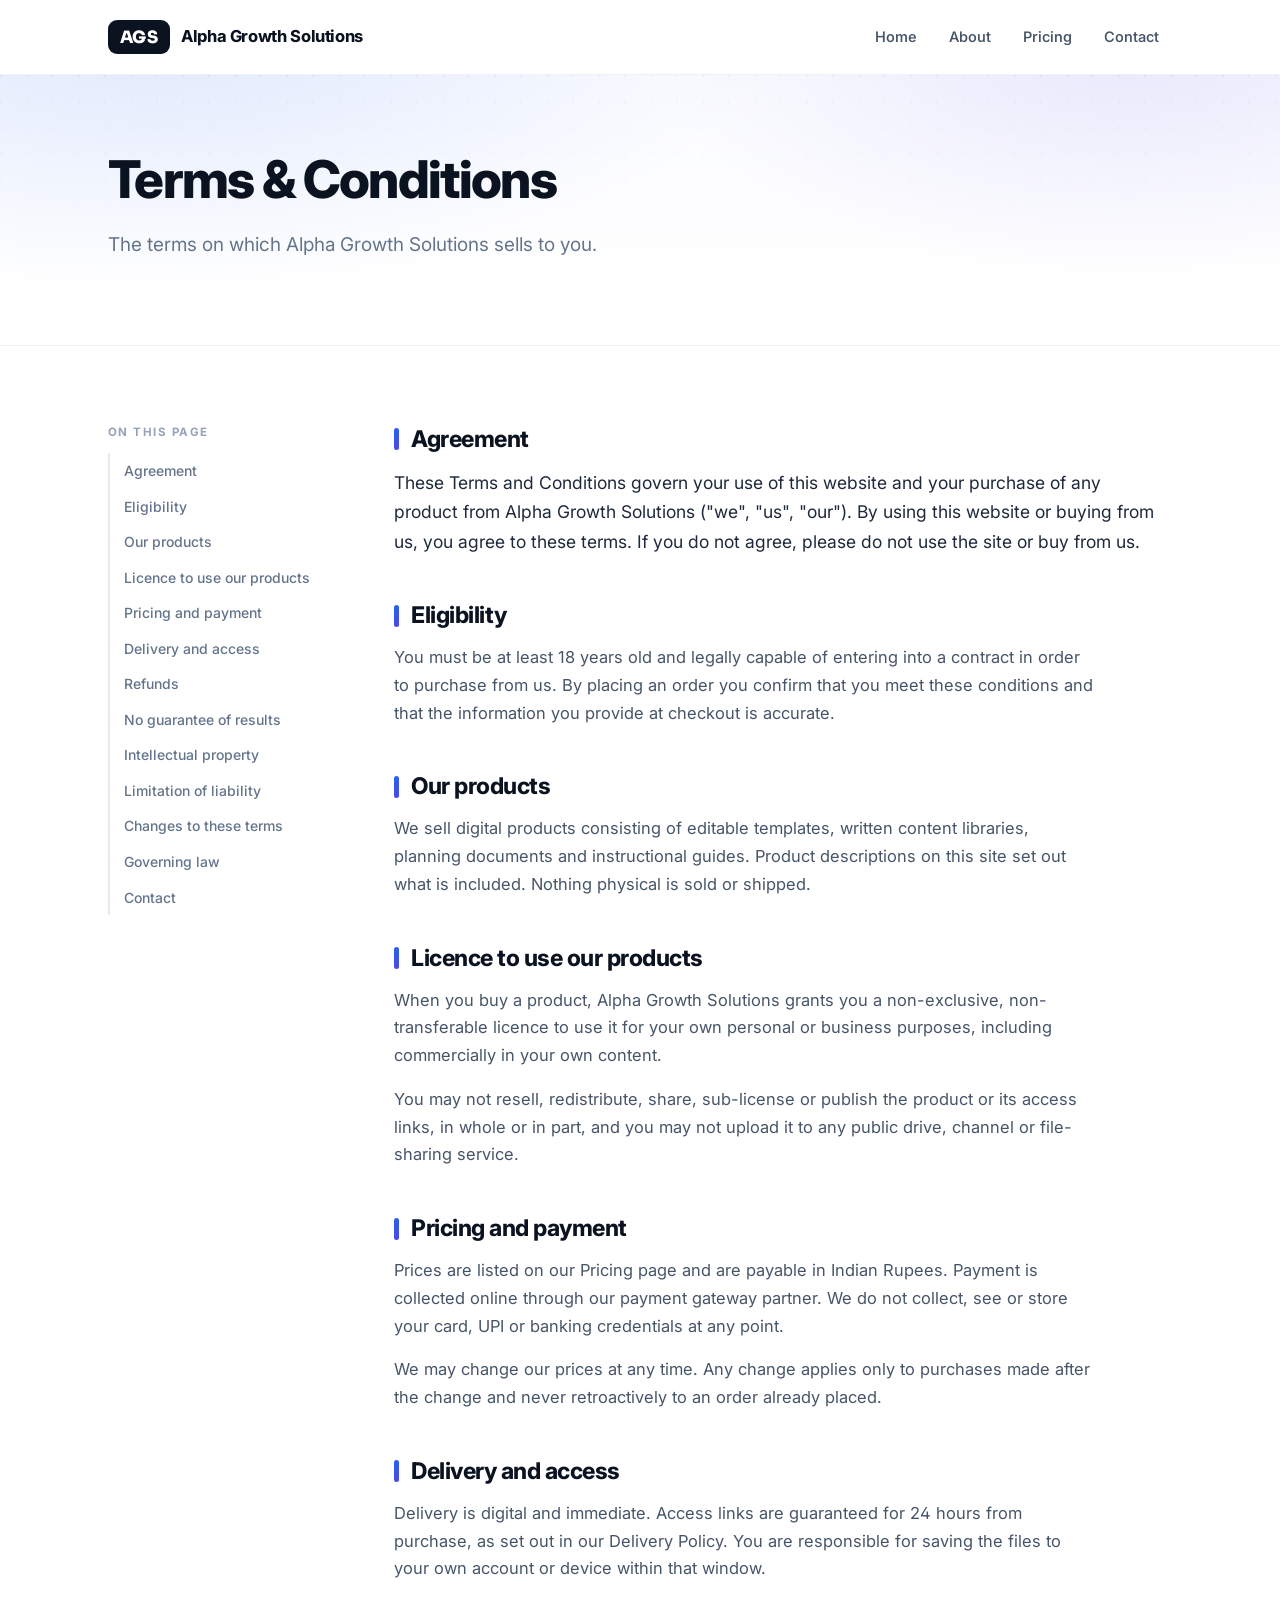
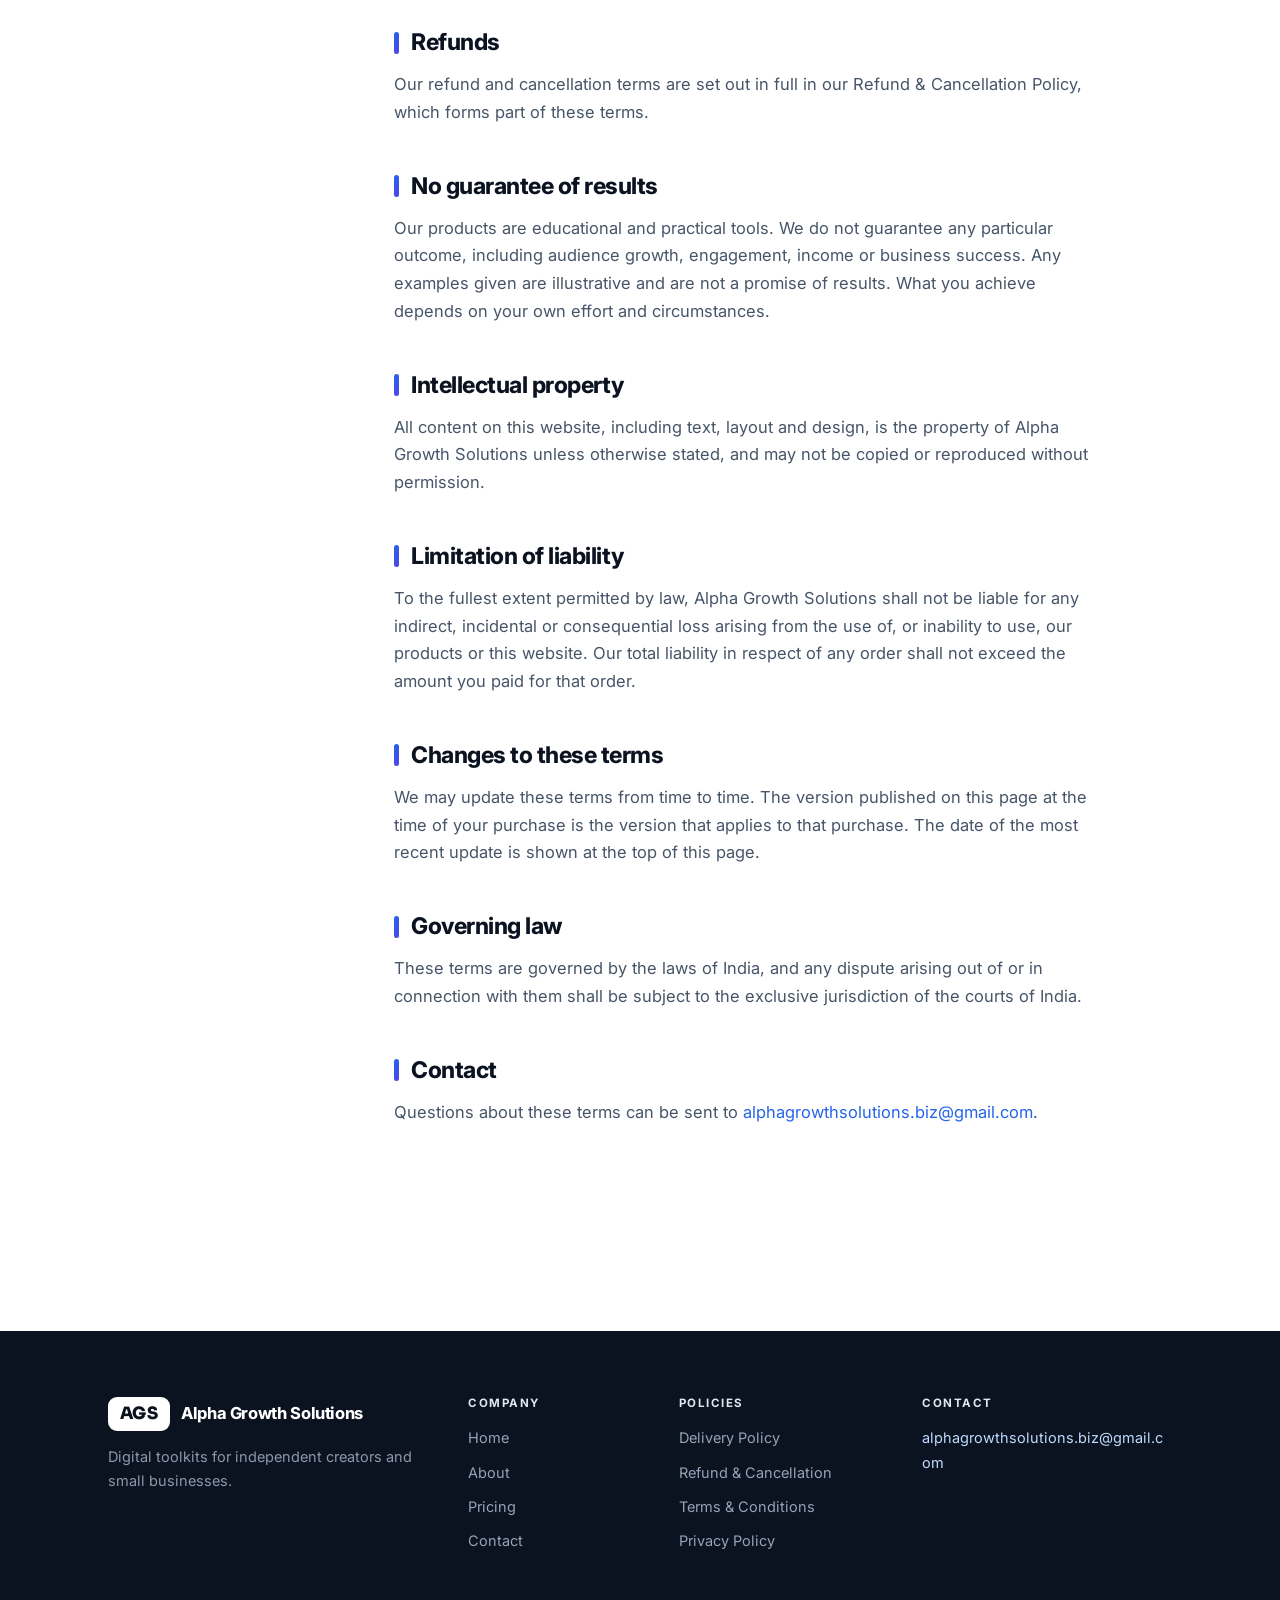
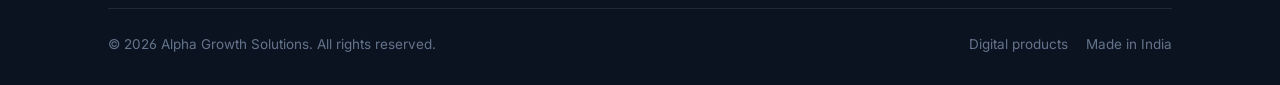
<file: terms.html>
<!doctype html>
<html lang="en">
<head>
<meta charset="utf-8">
<meta name="viewport" content="width=device-width, initial-scale=1">
<title>Terms &amp; Conditions &middot; Alpha Growth Solutions</title>
<meta name="description" content="Terms and conditions for using Alpha Growth Solutions and buying our products.">
<meta name="theme-color" content="#2563eb">
<link rel="icon" type="image/svg+xml" href="assets/favicon.svg">
<link rel="alternate icon" type="image/png" href="assets/favicon-180.png">
<link rel="apple-touch-icon" href="assets/favicon-180.png">
<link rel="preconnect" href="https://fonts.googleapis.com">
<link rel="preconnect" href="https://fonts.gstatic.com" crossorigin>
<link rel="stylesheet" href="https://fonts.googleapis.com/css2?family=Inter:wght@400;500;600;700;800&family=Sora:wght@700;800&display=swap">
<link rel="stylesheet" href="assets/styles.css?v=efefa98d">
</head>
<body>
<header class="site-header">
  <div class="wrap header-inner">
    <a class="brand" href="index.html">
      <span class="ags-badge">AGS</span>
      <span class="brand-name">Alpha Growth Solutions</span>
    </a>
    <nav class="nav"><a href="index.html">Home</a>
        <a href="about.html">About</a>
        <a href="pricing.html">Pricing</a>
        <a href="contact.html">Contact</a></nav>
  </div>
</header>

<section class="hero">
  <div class="wrap">
    <h1>Terms &amp; Conditions</h1>
    <p class="hero-sub">The terms on which Alpha Growth Solutions sells to you.</p>
  </div>
</section>
<main class="wrap">
  <div class="prose-layout">
    <aside class="toc">
      <h4>On this page</h4>
      <a href="#agreement">Agreement</a>
<a href="#eligibility">Eligibility</a>
<a href="#our-products">Our products</a>
<a href="#licence-to-use-our-products">Licence to use our products</a>
<a href="#pricing-and-payment">Pricing and payment</a>
<a href="#delivery-and-access">Delivery and access</a>
<a href="#refunds">Refunds</a>
<a href="#no-guarantee-of-results">No guarantee of results</a>
<a href="#intellectual-property">Intellectual property</a>
<a href="#limitation-of-liability">Limitation of liability</a>
<a href="#changes-to-these-terms">Changes to these terms</a>
<a href="#governing-law">Governing law</a>
<a href="#contact">Contact</a>
    </aside>
    <div class="prose">
<h2 id="agreement">Agreement</h2>
<p>These Terms and Conditions govern your use of this website and your
       purchase of any product from Alpha Growth Solutions ("we", "us", "our"). By using this website or buying
       from us, you agree to these terms. If you do not agree, please do not use the site or buy
       from us.</p>
<h2 id="eligibility">Eligibility</h2>
<p>You must be at least 18 years old and legally capable of entering into a
       contract in order to purchase from us. By placing an order you confirm that you meet these
       conditions and that the information you provide at checkout is accurate.</p>
<h2 id="our-products">Our products</h2>
<p>We sell digital products consisting of editable templates, written
       content libraries, planning documents and instructional guides. Product descriptions on this
       site set out what is included. Nothing physical is sold or shipped.</p>
<h2 id="licence-to-use-our-products">Licence to use our products</h2>
<p>When you buy a product, Alpha Growth Solutions grants you a
       non-exclusive, non-transferable licence to use it for your own personal or business purposes,
       including commercially in your own content.</p>
       <p>You may not resell, redistribute, share, sub-license or publish the product or its access
       links, in whole or in part, and you may not upload it to any public drive, channel or
       file-sharing service.</p>
<h2 id="pricing-and-payment">Pricing and payment</h2>
<p>Prices are listed on our Pricing page and are payable in Indian
       Rupees. Payment is collected online through our payment gateway partner. We do not collect,
       see or store your card, UPI or banking credentials at any point.</p>
       <p>We may change our prices at any time. Any change applies only to purchases made after the
       change and never retroactively to an order already placed.</p>
<h2 id="delivery-and-access">Delivery and access</h2>
<p>Delivery is digital and immediate. Access links are guaranteed for
       24 hours from purchase, as set out in our Delivery Policy. You are responsible for saving the
       files to your own account or device within that window.</p>
<h2 id="refunds">Refunds</h2>
<p>Our refund and cancellation terms are set out in full in our Refund &amp;
       Cancellation Policy, which forms part of these terms.</p>
<h2 id="no-guarantee-of-results">No guarantee of results</h2>
<p>Our products are educational and practical tools. We do not
       guarantee any particular outcome, including audience growth, engagement, income or business
       success. Any examples given are illustrative and are not a promise of results. What you
       achieve depends on your own effort and circumstances.</p>
<h2 id="intellectual-property">Intellectual property</h2>
<p>All content on this website, including text, layout and design,
       is the property of Alpha Growth Solutions unless otherwise stated, and may not be copied or reproduced
       without permission.</p>
<h2 id="limitation-of-liability">Limitation of liability</h2>
<p>To the fullest extent permitted by law, Alpha Growth Solutions shall not
       be liable for any indirect, incidental or consequential loss arising from the use of, or
       inability to use, our products or this website. Our total liability in respect of any order
       shall not exceed the amount you paid for that order.</p>
<h2 id="changes-to-these-terms">Changes to these terms</h2>
<p>We may update these terms from time to time. The version
       published on this page at the time of your purchase is the version that applies to that
       purchase. The date of the most recent update is shown at the top of this page.</p>
<h2 id="governing-law">Governing law</h2>
<p>These terms are governed by the laws of India, and any dispute arising
       out of or in connection with them shall be subject to the exclusive jurisdiction of the
       courts of India.</p>
<h2 id="contact">Contact</h2>
<p>Questions about these terms can be sent to
       <a href="mailto:alphagrowthsolutions.biz@gmail.com">alphagrowthsolutions.biz@gmail.com</a>.</p>
    </div>
  </div>
</main>


<footer class="site-footer">
  <div class="wrap">
    <div class="footer-grid">
      <div>
        <div class="footer-brand">
          <span class="ags-badge inv">AGS</span>
          Alpha Growth Solutions
        </div>
        <p class="footer-text">Digital toolkits for independent creators and small businesses.</p>
      </div>
      <div>
        <h4>Company</h4>
        <a href="index.html">Home</a>
        <a href="about.html">About</a>
        <a href="pricing.html">Pricing</a>
        <a href="contact.html">Contact</a>
      </div>
      <div>
        <h4>Policies</h4>
        <a href="delivery.html">Delivery Policy</a>
        <a href="refunds.html">Refund &amp; Cancellation</a>
        <a href="terms.html" class="active">Terms &amp; Conditions</a>
        <a href="privacy.html">Privacy Policy</a>
      </div>
      <div>
        <h4>Contact</h4>
        <p class="footer-text">
          <a href="mailto:alphagrowthsolutions.biz@gmail.com">alphagrowthsolutions.biz@gmail.com</a>
        </p>
      </div>
    </div>
    <div class="footer-bar">
      <span>&copy; 2026 Alpha Growth Solutions. All rights reserved.</span>
      <span class="dot-row">
        <span>Digital products</span>
        <span>Made in India</span>
      </span>
    </div>
  </div>
</footer>
</body>
</html>
</file>
<file: assets/styles.css>
/* ==========================================================================
   Alpha Growth Solutions — design system
   ========================================================================== */

:root{
  /* neutrals */
  --ink:#0b1220;
  --ink-2:#1e293b;
  --body:#475569;
  --muted:#64748b;
  --faint:#94a3b8;
  --line:#e5e9f0;
  --line-soft:#eef2f7;
  --bg:#ffffff;
  --bg-soft:#f8fafc;
  --bg-tint:#f1f5f9;

  /* brand */
  --brand:#2563eb;
  --brand-dark:#1d4ed8;
  --brand-deep:#1e40af;
  --violet:#4f46e5;
  --sky:#0ea5e9;
  --green:#059669;

  --grad:linear-gradient(135deg,var(--brand) 0%,var(--violet) 100%);

  --shadow-sm:0 1px 2px rgba(15,23,42,.05);
  --shadow:0 4px 14px rgba(15,23,42,.07),0 1px 3px rgba(15,23,42,.04);
  --shadow-lg:0 18px 44px rgba(15,23,42,.11),0 4px 12px rgba(15,23,42,.05);

  --r:14px;
  --r-sm:9px;
  --max:1120px;
}

*,*::before,*::after{box-sizing:border-box;margin:0;padding:0}
html{-webkit-text-size-adjust:100%;scroll-behavior:smooth;scroll-padding-top:88px}

body{
  font-family:"Inter",-apple-system,BlinkMacSystemFont,"Segoe UI",Roboto,Helvetica,Arial,sans-serif;
  color:var(--body);
  background:var(--bg);
  font-size:16.5px;
  line-height:1.68;
  -webkit-font-smoothing:antialiased;
  -moz-osx-font-smoothing:grayscale;
  font-feature-settings:"cv02","cv03","cv04","ss01";
}

.wrap{max-width:var(--max);margin:0 auto;padding:0 28px}

a{color:var(--brand);text-decoration:none;transition:color .15s ease}
a:hover{color:var(--brand-deep)}

h1,h2,h3,h4{color:var(--ink);letter-spacing:-.021em;line-height:1.18}
h1{font-size:clamp(34px,4.6vw,52px);font-weight:800;letter-spacing:-.032em}
h2{font-size:clamp(24px,2.7vw,32px);font-weight:750}
h3{font-size:19px;font-weight:700;letter-spacing:-.014em}
h4{font-size:15px;font-weight:700}

p{margin-bottom:16px;max-width:70ch}
ul,ol{margin:0 0 16px 22px;max-width:70ch}
li{margin-bottom:9px}
strong{color:var(--ink-2);font-weight:650}

/* ---------- shared atoms ------------------------------------------------ */
.eyebrow{
  display:inline-flex;align-items:center;gap:8px;
  font-size:12px;font-weight:700;letter-spacing:.13em;text-transform:uppercase;
  color:var(--brand);margin-bottom:18px;
}
.eyebrow::before{
  content:"";width:22px;height:2px;border-radius:2px;background:var(--grad);
}

.pill{
  display:inline-flex;align-items:center;gap:7px;
  background:var(--bg-tint);border:1px solid var(--line);
  color:var(--ink-2);font-size:13px;font-weight:600;
  padding:6px 13px;border-radius:999px;
}
.pill svg{width:14px;height:14px;color:var(--green)}

.lede{font-size:19px;line-height:1.6;color:var(--muted);max-width:62ch}

/* ---------- header ------------------------------------------------------ */
.site-header{
  position:sticky;top:0;z-index:50;
  background:rgba(255,255,255,.88);
  backdrop-filter:saturate(180%) blur(14px);
  -webkit-backdrop-filter:saturate(180%) blur(14px);
  border-bottom:1px solid var(--line-soft);
}
.header-inner{
  display:flex;align-items:center;justify-content:space-between;
  gap:26px;min-height:74px;flex-wrap:wrap;
}
.brand{
  display:flex;align-items:center;gap:11px;
  font-weight:750;font-size:16.5px;color:var(--ink);letter-spacing:-.022em;
}
.brand:hover{color:var(--ink)}
/* AGS badge — black chip, white type. The inverted variant is REQUIRED on the
   dark footer, where a near-black chip would otherwise disappear. */
.ags-badge{
  display:inline-flex;align-items:center;justify-content:center;
  font-family:"Sora",Inter,system-ui,sans-serif;
  font-weight:800;font-size:17px;letter-spacing:.02em;line-height:1;
  background:var(--ink);color:#fff;
  height:34px;padding:0 12px;border-radius:9px;flex:0 0 auto;
}
.ags-badge.inv{background:#fff;color:var(--ink)}
.brand-name{font-weight:750;font-size:16.5px;letter-spacing:-.022em;color:var(--ink)}

.nav{display:flex;align-items:center;gap:6px;flex-wrap:wrap}
.nav a{
  color:var(--body);font-size:14.5px;font-weight:550;
  padding:8px 13px;border-radius:8px;transition:all .15s ease;
}
.nav a:hover{color:var(--ink);background:var(--bg-tint)}
.nav a.active{color:var(--ink);font-weight:650;background:var(--bg-tint)}

/* ---------- buttons ----------------------------------------------------- */
.btn{
  display:inline-flex;align-items:center;justify-content:center;gap:9px;
  background:var(--grad);color:#fff;
  font-weight:620;font-size:15.5px;letter-spacing:-.01em;
  padding:13px 26px;border-radius:10px;
  box-shadow:0 5px 16px rgba(37,99,235,.3);
  transition:transform .15s ease,box-shadow .15s ease,filter .15s ease;
}
.btn:hover{
  color:#fff;transform:translateY(-1px);filter:saturate(1.08);
  box-shadow:0 9px 24px rgba(37,99,235,.36);
}
.btn svg{width:17px;height:17px}
.btn-ghost{
  background:var(--bg);color:var(--ink);
  border:1px solid var(--line);box-shadow:var(--shadow-sm);
}
.btn-ghost:hover{color:var(--ink);border-color:var(--line-soft);background:var(--bg-soft);filter:none}
.btn-light{
  background:#fff;color:var(--brand-deep);box-shadow:0 6px 20px rgba(2,6,23,.22);
}
.btn-light:hover{color:var(--brand-deep)}
.btn-row{display:flex;gap:13px;flex-wrap:wrap;margin-top:32px}

/* ---------- hero -------------------------------------------------------- */
.hero{
  position:relative;overflow:hidden;
  border-bottom:1px solid var(--line-soft);
  padding:74px 0 68px;
  background:
    radial-gradient(1000px 420px at 12% -18%,rgba(37,99,235,.13),transparent 62%),
    radial-gradient(820px 380px at 88% -8%,rgba(79,70,229,.11),transparent 58%),
    linear-gradient(180deg,#fbfcff 0%,#ffffff 100%);
}
.hero-lg{padding:104px 0 96px}
.hero::before{
  content:"";position:absolute;inset:0;pointer-events:none;
  background-image:radial-gradient(circle at 1px 1px,rgba(15,23,42,.075) 1px,transparent 0);
  background-size:26px 26px;
  -webkit-mask-image:linear-gradient(180deg,rgba(0,0,0,.55),transparent 72%);
  mask-image:linear-gradient(180deg,rgba(0,0,0,.55),transparent 72%);
}
.hero > .wrap{position:relative}
.hero h1{max-width:17ch}
.hero-sub{margin-top:20px;font-size:19px;line-height:1.6;color:var(--muted);max-width:60ch}
.hero-badges{display:flex;gap:10px;flex-wrap:wrap;margin-top:34px}

.gradient-text{
  background:var(--grad);
  -webkit-background-clip:text;background-clip:text;color:transparent;
}

/* ---------- sections ---------------------------------------------------- */
main{padding:80px 0 92px}
main.wrap{padding-top:80px;padding-bottom:92px}
.band{margin-bottom:80px}
.band:last-child{margin-bottom:0}
.band-head{margin-bottom:34px;max-width:64ch}
.band-head p{margin-top:12px;color:var(--muted);font-size:17px}

.section-alt{
  background:var(--bg-soft);
  border-block:1px solid var(--line-soft);
  padding:80px 0;margin:0 0 80px;
}

/* ---------- cards / grids ----------------------------------------------- */
.grid{display:grid;gap:22px}
.grid-2{grid-template-columns:repeat(auto-fit,minmax(300px,1fr))}
.grid-3{grid-template-columns:repeat(auto-fit,minmax(258px,1fr))}

.card{
  background:var(--bg);border:1px solid var(--line);border-radius:var(--r);
  padding:30px;box-shadow:var(--shadow-sm);
  transition:box-shadow .2s ease,transform .2s ease,border-color .2s ease;
}
.card:hover{box-shadow:var(--shadow);transform:translateY(-2px);border-color:var(--line-soft)}
.card h3{margin-bottom:10px}
.card p:last-child{margin-bottom:0}

.icon-tile{
  width:44px;height:44px;border-radius:11px;
  display:grid;place-items:center;margin-bottom:18px;
  background:linear-gradient(135deg,rgba(37,99,235,.11),rgba(79,70,229,.11));
  border:1px solid rgba(37,99,235,.16);
}
.icon-tile svg{width:21px;height:21px;color:var(--brand)}

/* feature product card */
.product-card{
  background:var(--bg);border:1px solid var(--line);border-radius:18px;
  box-shadow:var(--shadow);overflow:hidden;
}
.product-card .pc-head{
  padding:32px 34px 26px;
  background:linear-gradient(180deg,var(--bg-soft),var(--bg));
  border-bottom:1px solid var(--line-soft);
}
.product-card .pc-body{padding:28px 34px 34px}
.tagline-badge{
  display:inline-block;background:rgba(37,99,235,.09);color:var(--brand-deep);
  font-size:12px;font-weight:700;letter-spacing:.09em;text-transform:uppercase;
  padding:5px 11px;border-radius:6px;margin-bottom:14px;
}

/* checklist */
.check{list-style:none;margin:0 0 20px}
.check li{
  position:relative;padding-left:31px;margin-bottom:12px;color:var(--body);
}
.check li::before{
  content:"";position:absolute;left:0;top:5px;
  width:20px;height:20px;border-radius:50%;
  background:rgba(5,150,105,.11);
}
.check li::after{
  content:"";position:absolute;left:6px;top:10px;
  width:8px;height:4.5px;border-left:2px solid var(--green);border-bottom:2px solid var(--green);
  transform:rotate(-45deg);
}
.cross li::before{background:rgba(100,116,139,.11)}
.cross li::after{
  left:6.5px;top:13.5px;width:8px;height:0;
  border-left:0;border-bottom:2px solid var(--faint);transform:none;
}

/* price */
.price{display:flex;align-items:baseline;gap:10px;margin:20px 0 6px}
.price .amt{font-size:40px;font-weight:800;color:var(--ink);letter-spacing:-.035em;line-height:1}
.price .per{font-size:15px;color:var(--muted);font-weight:500}
.price-note{font-size:14px;color:var(--muted);margin-bottom:22px}

/* steps */
.steps{list-style:none;margin:0;counter-reset:s;display:grid;gap:0}
.steps li{
  position:relative;padding:0 0 30px 60px;margin:0;
}
.steps li:last-child{padding-bottom:0}
.steps li::before{
  counter-increment:s;content:counter(s,decimal-leading-zero);
  position:absolute;left:0;top:-2px;
  width:38px;height:38px;border-radius:11px;
  background:var(--bg);border:1px solid var(--line);
  color:var(--brand);font-size:13px;font-weight:750;
  display:grid;place-items:center;box-shadow:var(--shadow-sm);
}
.steps li::after{
  content:"";position:absolute;left:19px;top:44px;bottom:8px;
  width:1px;background:linear-gradient(180deg,var(--line),transparent);
}
.steps li:last-child::after{display:none}
.steps h3{font-size:17px;margin-bottom:5px}
.steps p{margin-bottom:0;color:var(--muted)}

/* ---------- prose / policy pages ---------------------------------------- */
.prose-layout{display:grid;grid-template-columns:230px 1fr;gap:56px;align-items:start}
.toc{position:sticky;top:104px}
.toc h4{
  font-size:11.5px;letter-spacing:.13em;text-transform:uppercase;
  color:var(--faint);margin-bottom:14px;
}
.toc a{
  display:block;font-size:14px;color:var(--muted);font-weight:500;
  padding:6px 0 6px 14px;border-left:2px solid var(--line);
  transition:all .15s ease;
}
.toc a:hover{color:var(--brand);border-left-color:var(--brand)}

.prose h2{
  /* bottom margin matters as much as top — without it the heading sits
     directly on its first paragraph. */
  margin:46px 0 15px;padding-top:0;font-size:23px;
  display:flex;align-items:center;gap:12px;
}
.prose h2::before{
  content:"";width:5px;height:22px;border-radius:3px;background:var(--grad);flex:0 0 auto;
}
.prose h2:first-child{margin-top:0}
.prose h3{margin:30px 0 10px}
.prose ul,.prose ol{margin-left:20px}
.prose > p:first-of-type{font-size:17.5px;color:var(--ink-2)}

.note-box{
  background:var(--bg-soft);border:1px solid var(--line);
  border-left:3px solid var(--brand);
  border-radius:0 var(--r-sm) var(--r-sm) 0;
  padding:22px 26px;margin:26px 0;
}
.note-box p:last-child{margin-bottom:0}

/* ---------- contact ----------------------------------------------------- */
.contact-card{
  background:var(--bg);border:1px solid var(--line);border-radius:var(--r);
  padding:32px;box-shadow:var(--shadow);max-width:540px;margin-bottom:64px;
}
.contact-card .icon-tile{margin-bottom:20px}
.contact-card h3{font-size:14px;text-transform:uppercase;letter-spacing:.1em;color:var(--muted);margin-bottom:10px}
.contact-email{font-size:20px;font-weight:680;letter-spacing:-.02em;margin-bottom:12px;word-break:break-word}
.small{font-size:14.5px;color:var(--muted);margin-bottom:0}

/* ---------- CTA band ---------------------------------------------------- */
.cta{
  position:relative;overflow:hidden;
  background:linear-gradient(135deg,#111c3a 0%,#1e2f66 46%,#2a2a72 100%);
  /* no top margin: the preceding <main> already contributes its bottom padding,
     and the two would stack into a dead gap. */
  border-radius:20px;padding:60px 52px;text-align:center;
}
.cta::before{
  content:"";position:absolute;inset:0;
  background-image:radial-gradient(circle at 1px 1px,rgba(255,255,255,.11) 1px,transparent 0);
  background-size:24px 24px;
  -webkit-mask-image:radial-gradient(70% 100% at 50% 0%,rgba(0,0,0,.85),transparent 72%);
  mask-image:radial-gradient(70% 100% at 50% 0%,rgba(0,0,0,.85),transparent 72%);
}
.cta > *{position:relative}
.cta h2{color:#fff;margin-bottom:14px}
.cta p{color:rgba(226,232,240,.85);margin:0 auto;max-width:52ch;font-size:17px}
.cta .btn-row{justify-content:center}

/* ---------- footer ------------------------------------------------------ */
.site-footer{
  background:var(--ink);color:#94a3b8;
  padding:66px 0 30px;margin-top:96px;
}
.footer-grid{
  display:grid;grid-template-columns:1.9fr 1fr 1.2fr 1.5fr;
  gap:44px;padding-bottom:44px;
}
.footer-brand{
  display:flex;align-items:center;gap:11px;
  font-weight:750;color:#fff;font-size:16.5px;letter-spacing:-.022em;margin-bottom:14px;
}
.footer-text{font-size:14.5px;color:#8b98ab;margin:0;max-width:34ch}
.site-footer h4{
  font-size:11.5px;text-transform:uppercase;letter-spacing:.13em;
  color:#e2e8f0;margin-bottom:16px;
}
.site-footer a{display:block;font-size:14.5px;color:#94a3b8;margin-bottom:10px}
.site-footer a:hover{color:#fff}
.footer-text a{display:inline;color:#bfdbfe;word-break:break-word}
.footer-text a:hover{color:#fff}
.footer-bar{
  border-top:1px solid rgba(148,163,184,.16);padding-top:24px;
  display:flex;justify-content:space-between;gap:16px;flex-wrap:wrap;
  font-size:13.5px;color:#64748b;
}
.footer-bar .dot-row{display:flex;gap:18px;flex-wrap:wrap}

/* ---------- responsive -------------------------------------------------- */
@media (max-width:960px){
  .prose-layout{grid-template-columns:1fr;gap:34px}
  .toc{position:static;padding-bottom:22px;border-bottom:1px solid var(--line)}
  .toc a{display:inline-block;border-left:0;padding:5px 12px;margin:0 6px 6px 0;
         background:var(--bg-soft);border:1px solid var(--line);border-radius:7px}
  .footer-grid{grid-template-columns:1fr 1fr;gap:34px}
}
@media (max-width:640px){
  .wrap{padding:0 20px}
  main,main.wrap{padding-top:56px;padding-bottom:64px}
  .hero{padding:52px 0 48px}
  .hero-lg{padding:64px 0 58px}
  .band{margin-bottom:56px}
  .section-alt{padding:56px 0;margin-bottom:56px}
  .header-inner{min-height:auto;padding:13px 0;gap:12px}
  .nav{gap:2px}
  .nav a{padding:7px 10px;font-size:14px}
  .ags-badge{height:30px;padding:0 10px;font-size:15px}
  .brand-name{font-size:15px}
  .cta{padding:44px 26px;margin-top:62px;border-radius:16px}
  .product-card .pc-head,.product-card .pc-body{padding-left:24px;padding-right:24px}
  .footer-grid{grid-template-columns:1fr;gap:30px}
  .site-footer{padding-top:52px;margin-top:64px}
}

/* ==========================================================================
   Landing page (ad destination) — faceless-creator-kit.html
   Deliberately no nav: one page, one action.
   ========================================================================== */
.lp-header{
  position:sticky;top:0;z-index:50;background:rgba(255,255,255,.9);
  backdrop-filter:saturate(180%) blur(14px);-webkit-backdrop-filter:saturate(180%) blur(14px);
  border-bottom:1px solid var(--line-soft);
}
.lp-header-inner{display:flex;align-items:center;justify-content:space-between;gap:18px;
                 min-height:70px;flex-wrap:wrap}
.btn-sm{padding:9px 17px;font-size:14px;border-radius:9px;box-shadow:0 3px 11px rgba(37,99,235,.26)}
.btn-lg{padding:16px 34px;font-size:17px;border-radius:11px}

.lp-hero{
  position:relative;overflow:hidden;padding:88px 0 76px;
  border-bottom:1px solid var(--line-soft);
  background:
    radial-gradient(1000px 440px at 15% -20%,rgba(37,99,235,.15),transparent 62%),
    radial-gradient(820px 400px at 85% -10%,rgba(79,70,229,.12),transparent 58%),
    linear-gradient(180deg,#fbfcff,#fff);
}
.lp-hero::before{
  content:"";position:absolute;inset:0;pointer-events:none;
  background-image:radial-gradient(circle at 1px 1px,rgba(15,23,42,.075) 1px,transparent 0);
  background-size:26px 26px;
  -webkit-mask-image:linear-gradient(180deg,rgba(0,0,0,.5),transparent 70%);
  mask-image:linear-gradient(180deg,rgba(0,0,0,.5),transparent 70%);
}
.lp-hero > .wrap{position:relative}
.lp-hero h1{max-width:19ch}
.lp-lede{margin-top:20px;font-size:19.5px;line-height:1.6;color:var(--muted);max-width:60ch}

.lp-buy{display:flex;align-items:center;gap:26px;flex-wrap:wrap;margin-top:34px}
.lp-buy.centered{justify-content:center;margin-top:30px}
.lp-price{display:flex;flex-direction:column;line-height:1.15}
.lp-price .amt{font-size:38px;font-weight:800;color:var(--ink);letter-spacing:-.035em}
.lp-price .per{font-size:13.5px;color:var(--muted);font-weight:500}
.lp-price .amt.light{color:#fff}
.lp-price .per.light{color:rgba(226,232,240,.8)}

.faq{display:grid;gap:0;border-top:1px solid var(--line)}
.faq-item{padding:24px 0;border-bottom:1px solid var(--line)}
.faq-item h3{margin:0 0 8px}
.faq-item p{margin:0;color:var(--muted)}

.lp-final{
  position:relative;overflow:hidden;text-align:center;margin-top:20px;
  padding:84px 0 88px;
  background:linear-gradient(135deg,#111c3a 0%,#1e2f66 46%,#2a2a72 100%);
}
.lp-final::before{
  content:"";position:absolute;inset:0;
  background-image:radial-gradient(circle at 1px 1px,rgba(255,255,255,.1) 1px,transparent 0);
  background-size:24px 24px;
  -webkit-mask-image:radial-gradient(70% 100% at 50% 0%,rgba(0,0,0,.85),transparent 72%);
  mask-image:radial-gradient(70% 100% at 50% 0%,rgba(0,0,0,.85),transparent 72%);
}
.lp-final > .wrap{position:relative}
.lp-final h2{color:#fff}
.lp-final p{color:rgba(226,232,240,.85);margin:14px auto 0;max-width:52ch;font-size:17px}
.lp-fine{font-size:13.5px !important;color:rgba(148,163,184,.9) !important;margin-top:24px !important}

.lp-footer{background:var(--ink);color:#94a3b8;padding:52px 0 28px}
.lp-foot-top{display:flex;align-items:center;gap:11px;color:#fff;font-weight:750;
             font-size:16px;letter-spacing:-.022em;margin-bottom:20px}
.lp-foot-links{display:flex;gap:22px;flex-wrap:wrap;padding-bottom:22px}
.lp-foot-links a{font-size:14px;color:#94a3b8}
.lp-foot-links a:hover{color:#fff}
.lp-foot-note{font-size:13.5px;color:#64748b;max-width:74ch;
              border-top:1px solid rgba(148,163,184,.16);padding-top:22px}
.lp-foot-bar{font-size:13px;color:#64748b;padding-top:8px}

@media (max-width:640px){
  .lp-hero{padding:56px 0 52px}
  .lp-header-inner{min-height:auto;padding:12px 0}
  .btn-sm{padding:8px 14px;font-size:13px}
  .lp-final{padding:60px 0 64px}
  .lp-buy{gap:18px}
}
</file>
